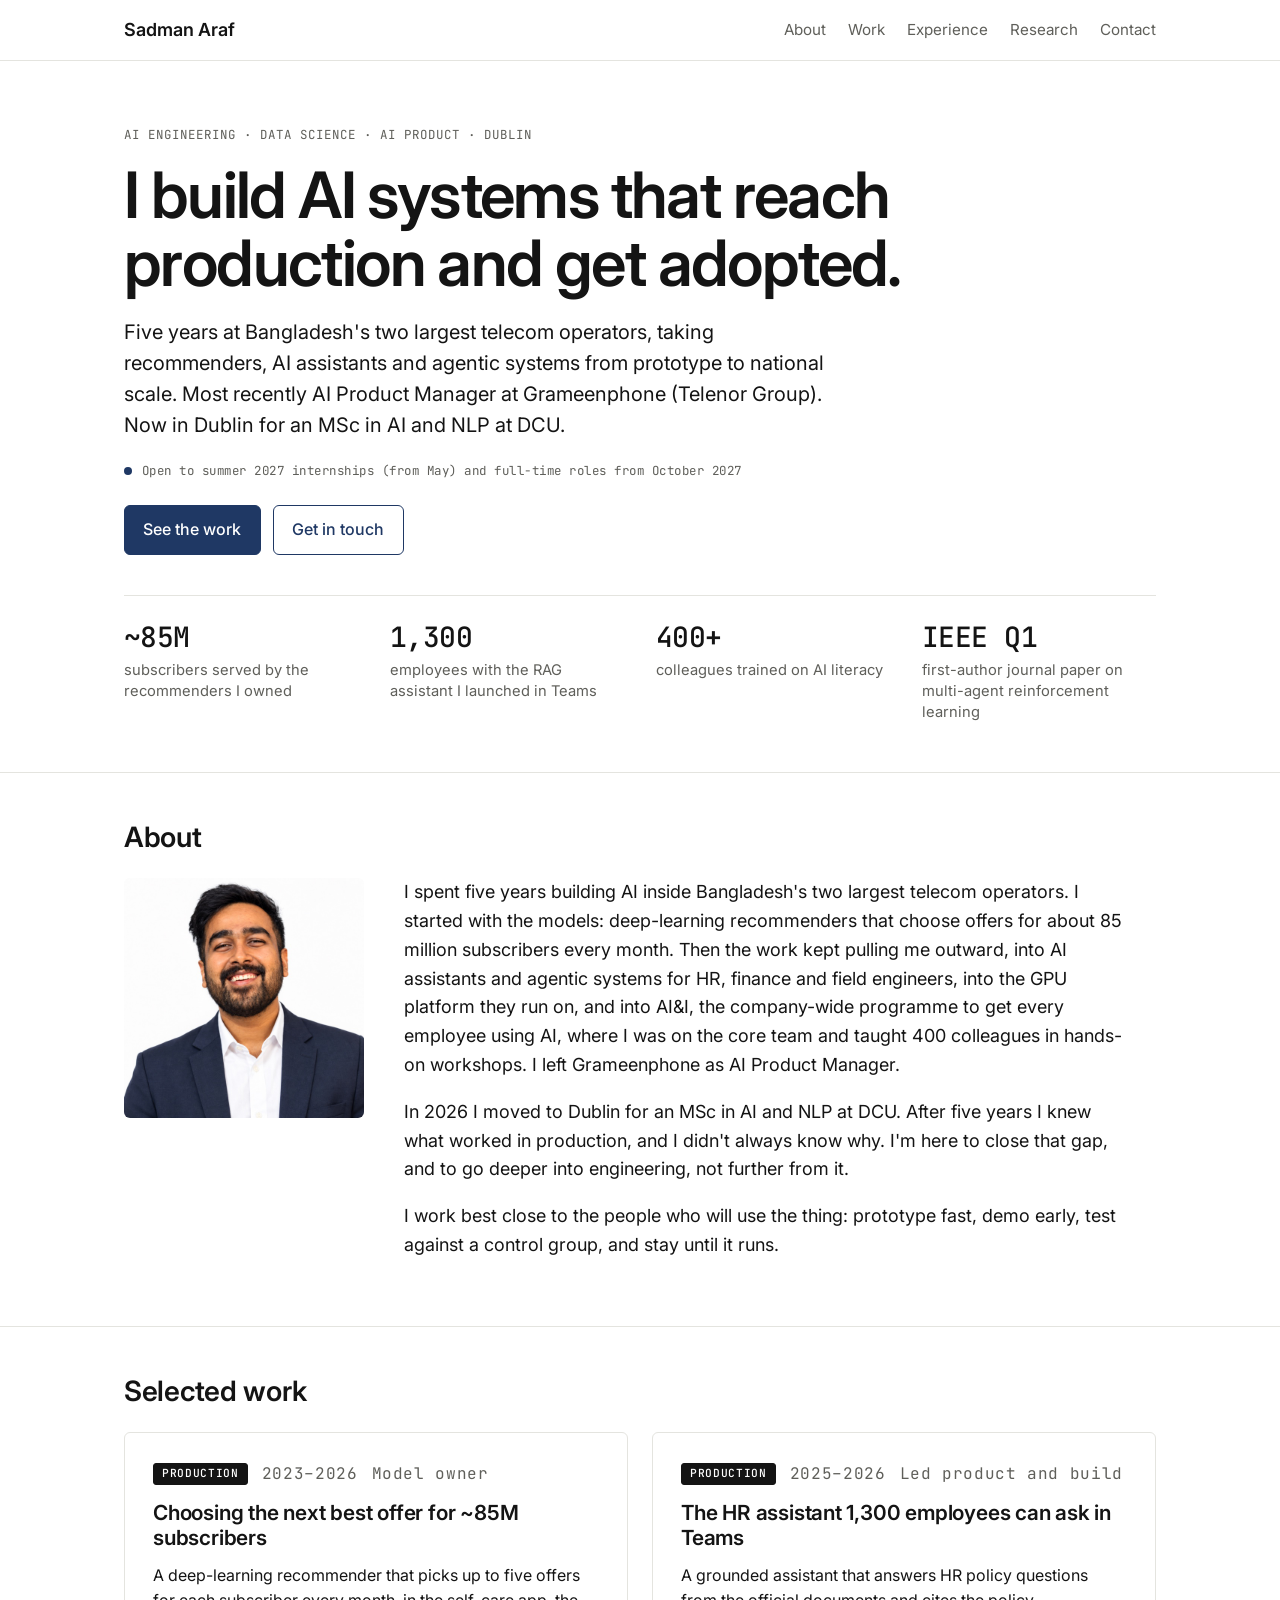
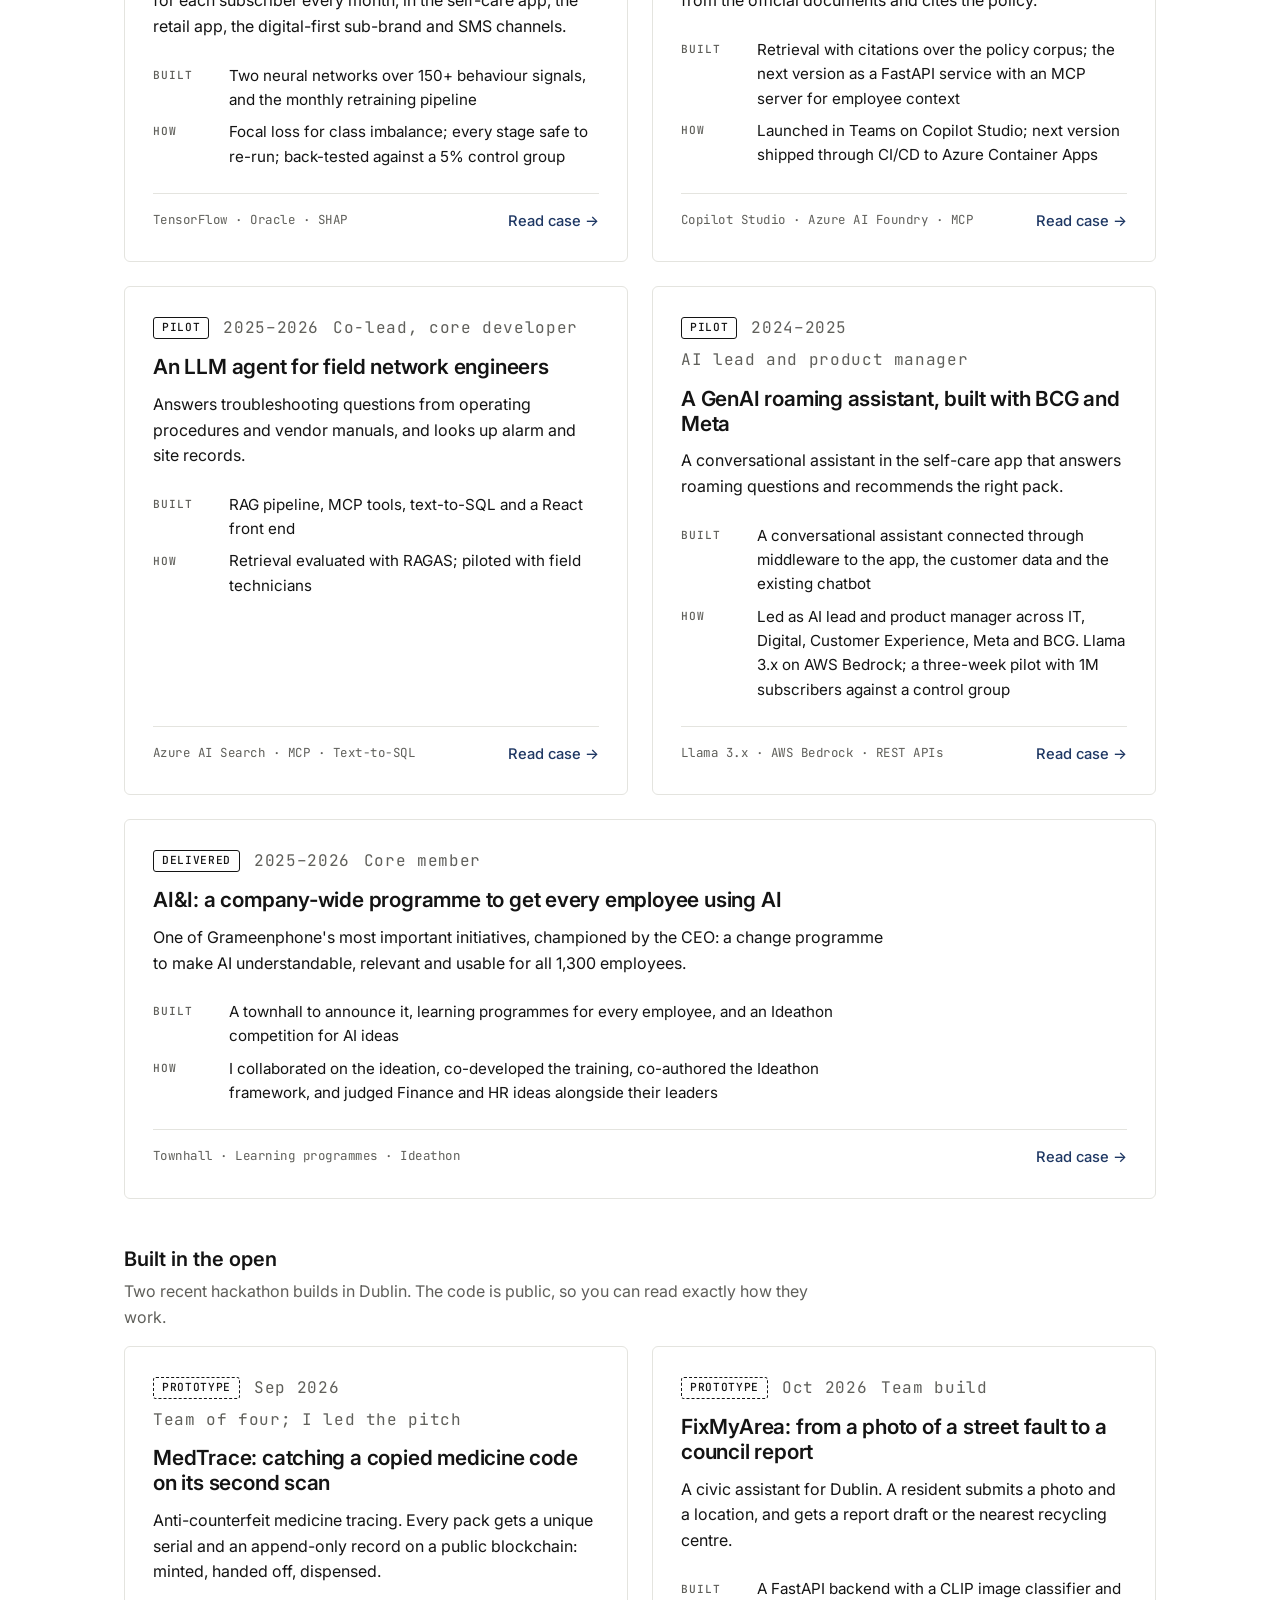
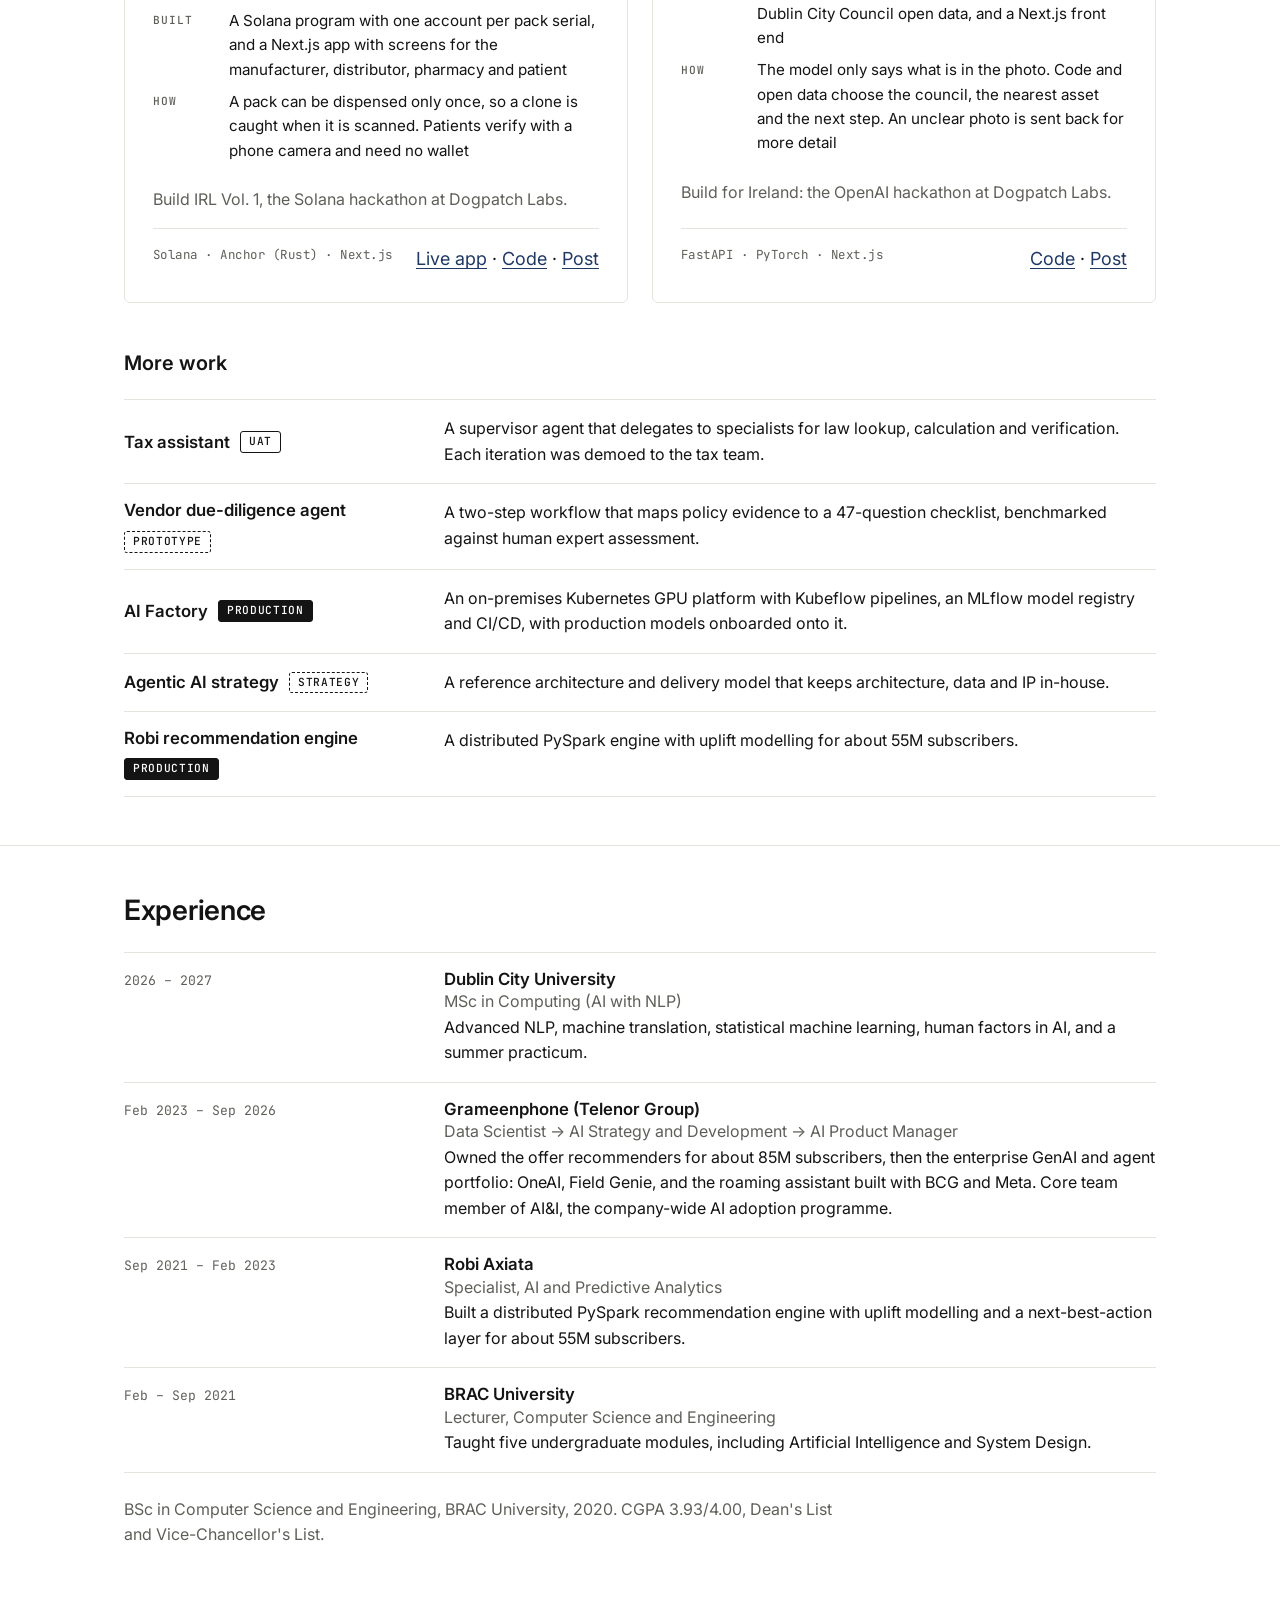
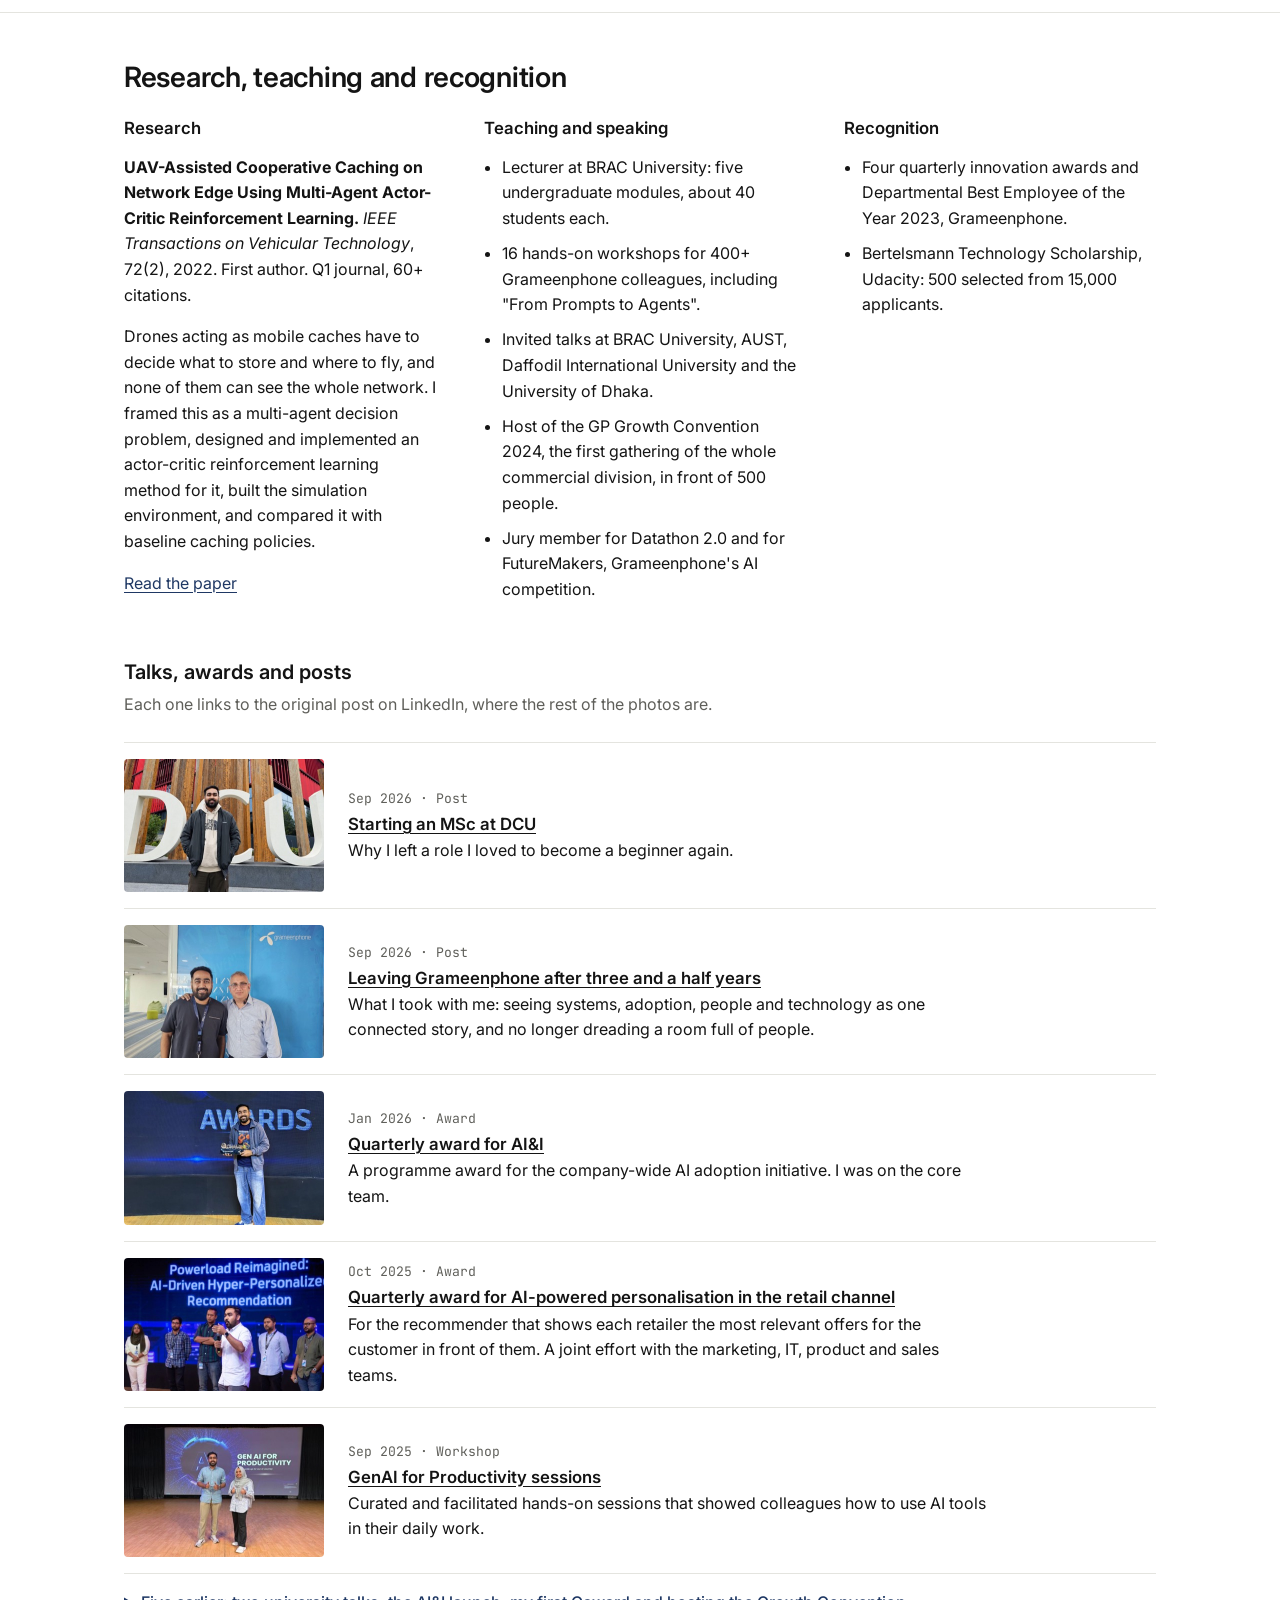
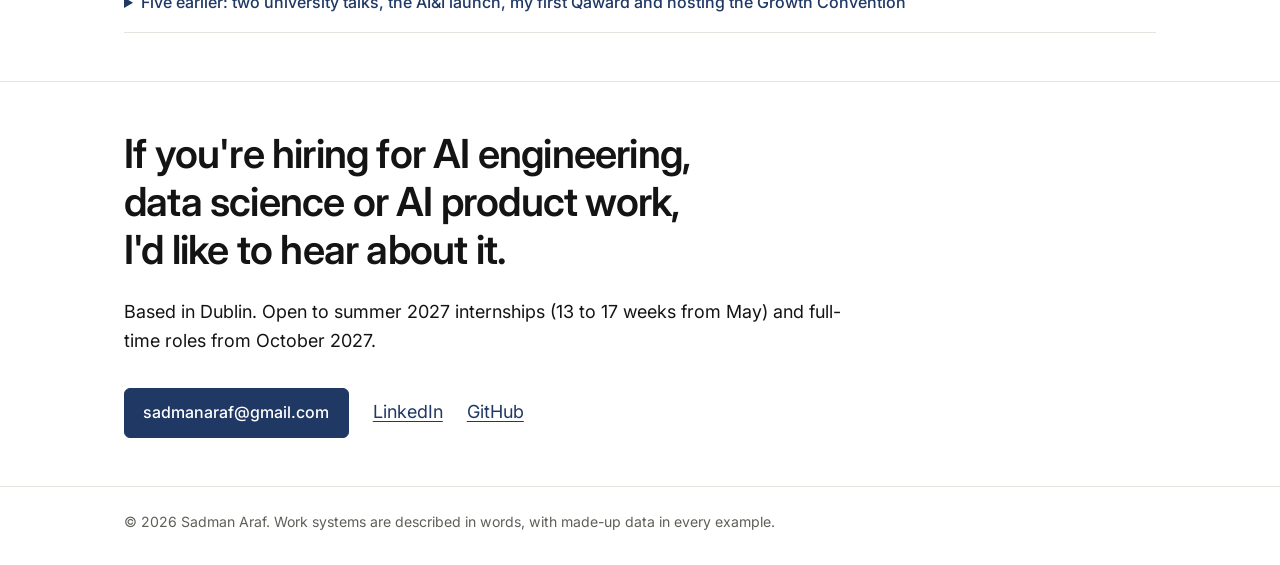
<file: index.html>
<!doctype html>
<html lang="en">
<head>
  <meta charset="utf-8">
  <meta name="viewport" content="width=device-width, initial-scale=1">
  <title>Sadman Araf · AI engineer and data scientist, Dublin</title>
  <meta name="description" content="Five years building recommenders, AI assistants and agentic systems in production for about 85M telecom subscribers. MSc AI and NLP at DCU. Open to 2027 roles.">
  <meta name="google-site-verification" content="Mq7ApU7st4sX_5HIrmzqlAIff-zWZwc7VodMXhRGbus">
  <link rel="canonical" href="https://sadmanaraf.github.io/">
  <meta property="og:type" content="website">
  <meta property="og:site_name" content="Sadman Araf">
  <meta property="og:title" content="Sadman Araf · AI engineer and data scientist, Dublin">
  <meta property="og:description" content="Five years building recommenders, AI assistants and agentic systems in production for about 85M telecom subscribers. MSc AI and NLP at DCU.">
  <meta property="og:url" content="https://sadmanaraf.github.io/">
  <meta property="og:image" content="https://sadmanaraf.github.io/assets/og/home.png">
  <meta property="og:image:width" content="1200">
  <meta property="og:image:height" content="630">
  <meta property="og:image:alt" content="Sadman Araf: I build AI systems that reach production and get adopted.">
  <meta name="twitter:card" content="summary_large_image">
  <script type="application/ld+json">{"@context":"https://schema.org","@type":"Person","name":"Sadman Araf","url":"https://sadmanaraf.github.io/","image":"https://sadmanaraf.github.io/assets/portrait.jpg","jobTitle":"AI engineer and data scientist","address":{"@type":"PostalAddress","addressLocality":"Dublin","addressCountry":"IE"},"sameAs":["https://www.linkedin.com/in/sadmanaraf/","https://github.com/sadmanaraf"]}</script>
  <link rel="icon" href="assets/favicon.svg" type="image/svg+xml">
  <link rel="preconnect" href="https://fonts.googleapis.com">
  <link rel="preconnect" href="https://fonts.gstatic.com" crossorigin>
  <link href="https://fonts.googleapis.com/css2?family=Inter:wght@400;500;600&family=JetBrains+Mono:wght@400;500&display=swap" rel="stylesheet">
  <link rel="stylesheet" href="assets/styles.css">
</head>
<body>
<a class="skip" href="#main">Skip to content</a>

<header class="site-header">
  <div class="wrap bar">
    <a class="brand" href="./">Sadman Araf</a>
    <nav aria-label="Sections">
      <a href="#about">About</a>
      <a href="#work">Work</a>
      <a href="#experience">Experience</a>
      <a href="#research">Research</a>
      <a href="#contact">Contact</a>
    </nav>
  </div>
</header>

<main id="main">

  <section class="hero">
    <div class="wrap">
      <p class="eyebrow">AI engineering · Data science · AI product · Dublin</p>
      <h1>I build AI systems that reach production and get adopted.</h1>
      <p class="lede">Five years at Bangladesh's two largest telecom operators, taking recommenders, AI assistants and agentic systems from prototype to national scale. Most recently AI Product Manager at Grameenphone (Telenor Group). Now in Dublin for an MSc in AI and NLP at DCU.</p>
      <p class="status">Open to summer 2027 internships (from May) and full-time roles from October 2027</p>
      <div class="actions">
        <a class="btn" href="#work">See the work</a>
        <a class="btn ghost" href="#contact">Get in touch</a>
      </div>
      <dl class="scope">
        <div><dt>~85M</dt><dd>subscribers served by the recommenders I owned</dd></div>
        <div><dt>1,300</dt><dd>employees with the RAG assistant I launched in Teams</dd></div>
        <div><dt>400+</dt><dd>colleagues trained on AI literacy</dd></div>
        <div><dt>IEEE Q1</dt><dd>first-author journal paper on multi-agent reinforcement learning</dd></div>
      </dl>
    </div>
  </section>

  <section class="block" id="about">
    <div class="wrap">
      <h2>About</h2>
      <div class="about-grid">
      <img class="portrait" src="assets/portrait.jpg" alt="Portrait of Sadman Araf" width="240" height="240">
      <div class="prose">
        <p>I spent five years building AI inside Bangladesh's two largest telecom operators. I started with the models: deep-learning recommenders that choose offers for about 85 million subscribers every month. Then the work kept pulling me outward, into AI assistants and agentic systems for HR, finance and field engineers, into the GPU platform they run on, and into AI&amp;I, the company-wide programme to get every employee using AI, where I was on the core team and taught 400 colleagues in hands-on workshops. I left Grameenphone as AI Product Manager.</p>
        <p>In 2026 I moved to Dublin for an MSc in AI and NLP at DCU. After five years I knew what worked in production, and I didn't always know why. I'm here to close that gap, and to go deeper into engineering, not further from it.</p>
        <p>I work best close to the people who will use the thing: prototype fast, demo early, test against a control group, and stay until it runs.</p>
      </div>
      </div>
    </div>
  </section>

  <section class="block" id="work">
    <div class="wrap">
      <h2>Selected work</h2>

      <div class="cards">

        <article class="card">
          <p class="meta"><span class="badge solid">Production</span><span>2023–2026</span><span>Model owner</span></p>
          <h3><a class="cover" href="work/offer-recommender.html">Choosing the next best offer for ~85M subscribers</a></h3>
          <p>A deep-learning recommender that picks up to five offers for each subscriber every month, in the self-care app, the retail app, the digital-first sub-brand and SMS channels.</p>
          <dl class="built">
            <dt>Built</dt><dd>Two neural networks over 150+ behaviour signals, and the monthly retraining pipeline</dd>
            <dt>How</dt><dd>Focal loss for class imbalance; every stage safe to re-run; back-tested against a 5% control group</dd>
          </dl>
          <div class="card-foot"><p class="chips">TensorFlow · Oracle · SHAP</p><span class="go">Read case →</span></div>
        </article>

        <article class="card">
          <p class="meta"><span class="badge solid">Production</span><span>2025–2026</span><span>Led product and build</span></p>
          <h3><a class="cover" href="work/oneai.html">The HR assistant 1,300 employees can ask in Teams</a></h3>
          <p>A grounded assistant that answers HR policy questions from the official documents and cites the policy.</p>
          <dl class="built">
            <dt>Built</dt><dd>Retrieval with citations over the policy corpus; the next version as a FastAPI service with an MCP server for employee context</dd>
            <dt>How</dt><dd>Launched in Teams on Copilot Studio; next version shipped through CI/CD to Azure Container Apps</dd>
          </dl>
          <div class="card-foot"><p class="chips">Copilot Studio · Azure AI Foundry · MCP</p><span class="go">Read case →</span></div>
        </article>

        <article class="card">
          <p class="meta"><span class="badge">Pilot</span><span>2025–2026</span><span>Co-lead, core developer</span></p>
          <h3><a class="cover" href="work/field-genie.html">An LLM agent for field network engineers</a></h3>
          <p>Answers troubleshooting questions from operating procedures and vendor manuals, and looks up alarm and site records.</p>
          <dl class="built">
            <dt>Built</dt><dd>RAG pipeline, MCP tools, text-to-SQL and a React front end</dd>
            <dt>How</dt><dd>Retrieval evaluated with RAGAS; piloted with field technicians</dd>
          </dl>
          <div class="card-foot"><p class="chips">Azure AI Search · MCP · Text-to-SQL</p><span class="go">Read case →</span></div>
        </article>

        <article class="card">
          <p class="meta"><span class="badge">Pilot</span><span>2024–2025</span><span>AI lead and product manager</span></p>
          <h3><a class="cover" href="work/roaming-assistant.html">A GenAI roaming assistant, built with BCG and Meta</a></h3>
          <p>A conversational assistant in the self-care app that answers roaming questions and recommends the right pack.</p>
          <dl class="built">
            <dt>Built</dt><dd>A conversational assistant connected through middleware to the app, the customer data and the existing chatbot</dd>
            <dt>How</dt><dd>Led as AI lead and product manager across IT, Digital, Customer Experience, Meta and BCG. Llama 3.x on AWS Bedrock; a three-week pilot with 1M subscribers against a control group</dd>
          </dl>
          <div class="card-foot"><p class="chips">Llama 3.x · AWS Bedrock · REST APIs</p><span class="go">Read case →</span></div>
        </article>

        <article class="card wide">
          <p class="meta"><span class="badge">Delivered</span><span>2025–2026</span><span>Core member</span></p>
          <h3><a class="cover" href="work/ai-and-i.html">AI&amp;I: a company-wide programme to get every employee using AI</a></h3>
          <p>One of Grameenphone's most important initiatives, championed by the CEO: a change programme to make AI understandable, relevant and usable for all 1,300 employees.</p>
          <dl class="built">
            <dt>Built</dt><dd>A townhall to announce it, learning programmes for every employee, and an Ideathon competition for AI ideas</dd>
            <dt>How</dt><dd>I collaborated on the ideation, co-developed the training, co-authored the Ideathon framework, and judged Finance and HR ideas alongside their leaders</dd>
          </dl>
          <div class="card-foot"><p class="chips">Townhall · Learning programmes · Ideathon</p><span class="go">Read case →</span></div>
        </article>

      </div>

      <h3 class="sub">Built in the open</h3>
      <p class="note">Two recent hackathon builds in Dublin. The code is public, so you can read exactly how they work.</p>

      <div class="cards">

        <article class="card">
          <p class="meta"><span class="badge dashed">Prototype</span><span>Sep 2026</span><span>Team of four; I led the pitch</span></p>
          <h4>MedTrace: catching a copied medicine code on its second scan</h4>
          <p>Anti-counterfeit medicine tracing. Every pack gets a unique serial and an append-only record on a public blockchain: minted, handed off, dispensed.</p>
          <dl class="built">
            <dt>Built</dt><dd>A Solana program with one account per pack serial, and a Next.js app with screens for the manufacturer, distributor, pharmacy and patient</dd>
            <dt>How</dt><dd>A pack can be dispensed only once, so a clone is caught when it is scanned. Patients verify with a phone camera and need no wallet</dd>
          </dl>
          <p class="note">Build IRL Vol. 1, the Solana hackathon at Dogpatch Labs.</p>
          <div class="card-foot"><p class="chips">Solana · Anchor (Rust) · Next.js</p><span><a href="https://medtrace-with-solana.vercel.app">Live app</a> · <a href="https://github.com/sadmanaraf/MedTrace-with-Solana">Code</a> · <a href="https://www.linkedin.com/feed/update/urn:li:activity:7510959613832237056/">Post</a></span></div>
        </article>

        <article class="card">
          <p class="meta"><span class="badge dashed">Prototype</span><span>Oct 2026</span><span>Team build</span></p>
          <h4>FixMyArea: from a photo of a street fault to a council report</h4>
          <p>A civic assistant for Dublin. A resident submits a photo and a location, and gets a report draft or the nearest recycling centre.</p>
          <dl class="built">
            <dt>Built</dt><dd>A FastAPI backend with a CLIP image classifier and Dublin City Council open data, and a Next.js front end</dd>
            <dt>How</dt><dd>The model only says what is in the photo. Code and open data choose the council, the nearest asset and the next step. An unclear photo is sent back for more detail</dd>
          </dl>
          <p class="note">Build for Ireland: the OpenAI hackathon at Dogpatch Labs.</p>
          <div class="card-foot"><p class="chips">FastAPI · PyTorch · Next.js</p><span><a href="https://github.com/sadmanaraf/FixMyArea">Code</a> · <a href="https://www.linkedin.com/feed/update/urn:li:activity:7512821670571745280/">Post</a></span></div>
        </article>

      </div>

      <h3 class="sub">More work</h3>
      <ul class="rows">
        <li>
          <h4>Tax assistant <span class="badge">UAT</span></h4>
          <p>A supervisor agent that delegates to specialists for law lookup, calculation and verification. Each iteration was demoed to the tax team.</p>
        </li>
        <li>
          <h4>Vendor due-diligence agent <span class="badge dashed">Prototype</span></h4>
          <p>A two-step workflow that maps policy evidence to a 47-question checklist, benchmarked against human expert assessment.</p>
        </li>
        <li>
          <h4>AI Factory <span class="badge solid">Production</span></h4>
          <p>An on-premises Kubernetes GPU platform with Kubeflow pipelines, an MLflow model registry and CI/CD, with production models onboarded onto it.</p>
        </li>
        <li>
          <h4>Agentic AI strategy <span class="badge dashed">Strategy</span></h4>
          <p>A reference architecture and delivery model that keeps architecture, data and IP in-house.</p>
        </li>
        <li>
          <h4>Robi recommendation engine <span class="badge solid">Production</span></h4>
          <p>A distributed PySpark engine with uplift modelling for about 55M subscribers.</p>
        </li>
      </ul>
    </div>
  </section>

  <section class="block" id="experience">
    <div class="wrap">
      <h2>Experience</h2>
      <ul class="rows">
        <li>
          <p class="when">2026 – 2027</p>
          <div>
            <h3>Dublin City University</h3>
            <p class="role">MSc in Computing (AI with NLP)</p>
            <p>Advanced NLP, machine translation, statistical machine learning, human factors in AI, and a summer practicum.</p>
          </div>
        </li>
        <li>
          <p class="when">Feb 2023 – Sep 2026</p>
          <div>
            <h3>Grameenphone (Telenor Group)</h3>
            <p class="role">Data Scientist → AI Strategy and Development → AI Product Manager</p>
            <p>Owned the offer recommenders for about 85M subscribers, then the enterprise GenAI and agent portfolio: OneAI, Field Genie, and the roaming assistant built with BCG and Meta. Core team member of AI&amp;I, the company-wide AI adoption programme.</p>
          </div>
        </li>
        <li>
          <p class="when">Sep 2021 – Feb 2023</p>
          <div>
            <h3>Robi Axiata</h3>
            <p class="role">Specialist, AI and Predictive Analytics</p>
            <p>Built a distributed PySpark recommendation engine with uplift modelling and a next-best-action layer for about 55M subscribers.</p>
          </div>
        </li>
        <li>
          <p class="when">Feb – Sep 2021</p>
          <div>
            <h3>BRAC University</h3>
            <p class="role">Lecturer, Computer Science and Engineering</p>
            <p>Taught five undergraduate modules, including Artificial Intelligence and System Design.</p>
          </div>
        </li>
      </ul>
      <p class="note" style="margin-top: 24px">BSc in Computer Science and Engineering, BRAC University, 2020. CGPA 3.93/4.00, Dean's List and Vice-Chancellor's List.</p>
    </div>
  </section>

  <section class="block" id="research">
    <div class="wrap">
      <h2>Research, teaching and recognition</h2>
      <div class="three">
        <div>
          <h3>Research</h3>
          <p><strong>UAV-Assisted Cooperative Caching on Network Edge Using Multi-Agent Actor-Critic Reinforcement Learning.</strong> <em>IEEE Transactions on Vehicular Technology</em>, 72(2), 2022. First author. Q1 journal, 60+ citations.</p>
          <p>Drones acting as mobile caches have to decide what to store and where to fly, and none of them can see the whole network. I framed this as a multi-agent decision problem, designed and implemented an actor-critic reinforcement learning method for it, built the simulation environment, and compared it with baseline caching policies.</p>
          <p><a href="https://doi.org/10.1109/TVT.2022.3209079">Read the paper</a></p>
        </div>
        <div>
          <h3>Teaching and speaking</h3>
          <ul>
            <li>Lecturer at BRAC University: five undergraduate modules, about 40 students each.</li>
            <li>16 hands-on workshops for 400+ Grameenphone colleagues, including "From Prompts to Agents".</li>
            <li>Invited talks at BRAC University, AUST, Daffodil International University and the University of Dhaka.</li>
            <li>Host of the GP Growth Convention 2024, the first gathering of the whole commercial division, in front of 500 people.</li>
            <li>Jury member for Datathon 2.0 and for FutureMakers, Grameenphone's AI competition.</li>
          </ul>
        </div>
        <div>
          <h3>Recognition</h3>
          <ul>
            <li>Four quarterly innovation awards and Departmental Best Employee of the Year 2023, Grameenphone.</li>
            <li>Bertelsmann Technology Scholarship, Udacity: 500 selected from 15,000 applicants.</li>
          </ul>
        </div>
      </div>

      <h3 class="sub" id="posts">Talks, awards and posts</h3>
      <p class="note">Each one links to the original post on LinkedIn, where the rest of the photos are.</p>
      <ul class="rows posts">
        <li>
          <img src="assets/posts/msc-dcu-sm.jpg" alt="Sadman in front of the DCU sign on campus" width="400" height="266" loading="lazy">
          <div>
            <p class="when">Sep 2026 · Post</p>
            <h4><a href="https://www.linkedin.com/feed/update/urn:li:activity:7504071823580405760/">Starting an MSc at DCU</a></h4>
            <p>Why I left a role I loved to become a beginner again.</p>
          </div>
        </li>
        <li>
          <img src="assets/posts/leaving-gp-sm.jpg" alt="Sadman with a colleague in front of a Grameenphone sign" width="400" height="266" loading="lazy">
          <div>
            <p class="when">Sep 2026 · Post</p>
            <h4><a href="https://www.linkedin.com/feed/update/urn:li:activity:7502339051560177665/">Leaving Grameenphone after three and a half years</a></h4>
            <p>What I took with me: seeing systems, adoption, people and technology as one connected story, and no longer dreading a room full of people.</p>
          </div>
        </li>
        <li>
          <img src="assets/posts/qaward-ai-and-i-sm.jpg" alt="Sadman holding the award trophy on the awards stage" width="400" height="266" loading="lazy">
          <div>
            <p class="when">Jan 2026 · Award</p>
            <h4><a href="https://www.linkedin.com/feed/update/urn:li:activity:7417045184393170944/">Quarterly award for AI&amp;I</a></h4>
            <p>A programme award for the company-wide AI adoption initiative. I was on the core team.</p>
          </div>
        </li>
        <li>
          <img src="assets/posts/qaward-retail-sm.jpg" alt="Sadman presenting the retail recommender on stage, with the team behind him" width="400" height="266" loading="lazy">
          <div>
            <p class="when">Oct 2025 · Award</p>
            <h4><a href="https://www.linkedin.com/feed/update/urn:li:activity:7387737945052495872/">Quarterly award for AI-powered personalisation in the retail channel</a></h4>
            <p>For the recommender that shows each retailer the most relevant offers for the customer in front of them. A joint effort with the marketing, IT, product and sales teams.</p>
          </div>
        </li>
        <li>
          <img src="assets/posts/genai-sessions-sm.jpg" alt="Sadman and a co-facilitator on stage in front of a slide reading Gen AI for Productivity" width="400" height="266" loading="lazy">
          <div>
            <p class="when">Sep 2025 · Workshop</p>
            <h4><a href="https://www.linkedin.com/feed/update/urn:li:activity:7374791306671226881/">GenAI for Productivity sessions</a></h4>
            <p>Curated and facilitated hands-on sessions that showed colleagues how to use AI tools in their daily work.</p>
          </div>
        </li>
      </ul>
      <details class="more">
        <summary>Five earlier: two university talks, the AI&amp;I launch, my first Qaward and hosting the Growth Convention</summary>
        <ul class="rows posts">
        <li>
          <img src="assets/posts/brac-futuremakers-sm.jpg" alt="Sadman speaking on stage at BRAC University" width="400" height="266" loading="lazy">
          <div>
            <p class="when">Sep 2025 · Talk</p>
            <h4><a href="https://www.linkedin.com/feed/update/urn:li:activity:7372181071645347842/">FutureMakers session at BRAC University</a></h4>
            <p>Back at my own university to share my path into AI and introduce Grameenphone's AI competition for students.</p>
          </div>
        </li>
        <li>
          <img src="assets/posts/ai-and-i-launch-sm.jpg" alt="The team on stage in front of the AI&amp;I logo at the launch" width="400" height="266" loading="lazy">
          <div>
            <p class="when">Aug 2025 · Launch</p>
            <h4><a href="https://www.linkedin.com/feed/update/urn:li:activity:7357374311294255104/">AI&amp;I: launching the company-wide AI programme</a></h4>
            <p>On the core team that launched the programme at the AI Townhall.</p>
          </div>
        </li>
        <li>
          <img src="assets/posts/dhaka-university-sm.jpg" alt="Sadman on stage, speaking to a hall of students at the University of Dhaka" width="400" height="266" loading="lazy">
          <div>
            <p class="when">May 2025 · Talk</p>
            <h4><a href="https://www.linkedin.com/feed/update/urn:li:activity:7326477401889107969/">"AI for Future Leaders", University of Dhaka</a></h4>
            <p>Spoke to students about how AI is applied in telecom and IT, at a seminar with the Dhaka University Career Club.</p>
          </div>
        </li>
        <li>
          <img src="assets/posts/first-qaward-sm.jpg" alt="Sadman holding his first Qaward trophy under the awards sign" width="400" height="266" loading="lazy">
          <div>
            <p class="when">Jul 2024 · Award</p>
            <h4><a href="https://www.linkedin.com/feed/update/urn:li:activity:7214693095920082944/">My first Qaward, in my first year at Grameenphone</a></h4>
            <p>Grameenphone's highest award for an initiative, for the offer recommendation work.</p>
          </div>
        </li>
        <li>
          <img src="assets/posts/growth-convention-sm.jpg" alt="Sadman and his co-host on stage at the Growth Convention" width="400" height="266" loading="lazy">
          <div>
            <p class="when">Feb 2024 · Host</p>
            <h4><a href="https://www.linkedin.com/feed/update/urn:li:activity:7165377987415068674/">Hosting the GP Growth Convention 2024</a></h4>
            <p>Hosted the first convention to bring the whole commercial division together, in front of 500 people.</p>
          </div>
        </li>
        </ul>
      </details>
    </div>
  </section>

  <section class="block contact" id="contact">
    <div class="wrap">
      <h2>If you're hiring for AI engineering, data science or AI product work, I'd like to hear about it.</h2>
      <p class="prose">Based in Dublin. Open to summer 2027 internships (13 to 17 weeks from May) and full-time roles from October 2027.</p>
      <div class="links">
        <a class="btn" href="mailto:sadmanaraf@gmail.com">sadmanaraf@gmail.com</a>
        <a href="https://www.linkedin.com/in/sadmanaraf/">LinkedIn</a>
        <a href="https://github.com/sadmanaraf">GitHub</a>
      </div>
    </div>
  </section>

</main>

<footer class="site-footer">
  <div class="wrap">© 2026 Sadman Araf. Work systems are described in words, with made-up data in every example.</div>
</footer>

</body>
</html>
</file>
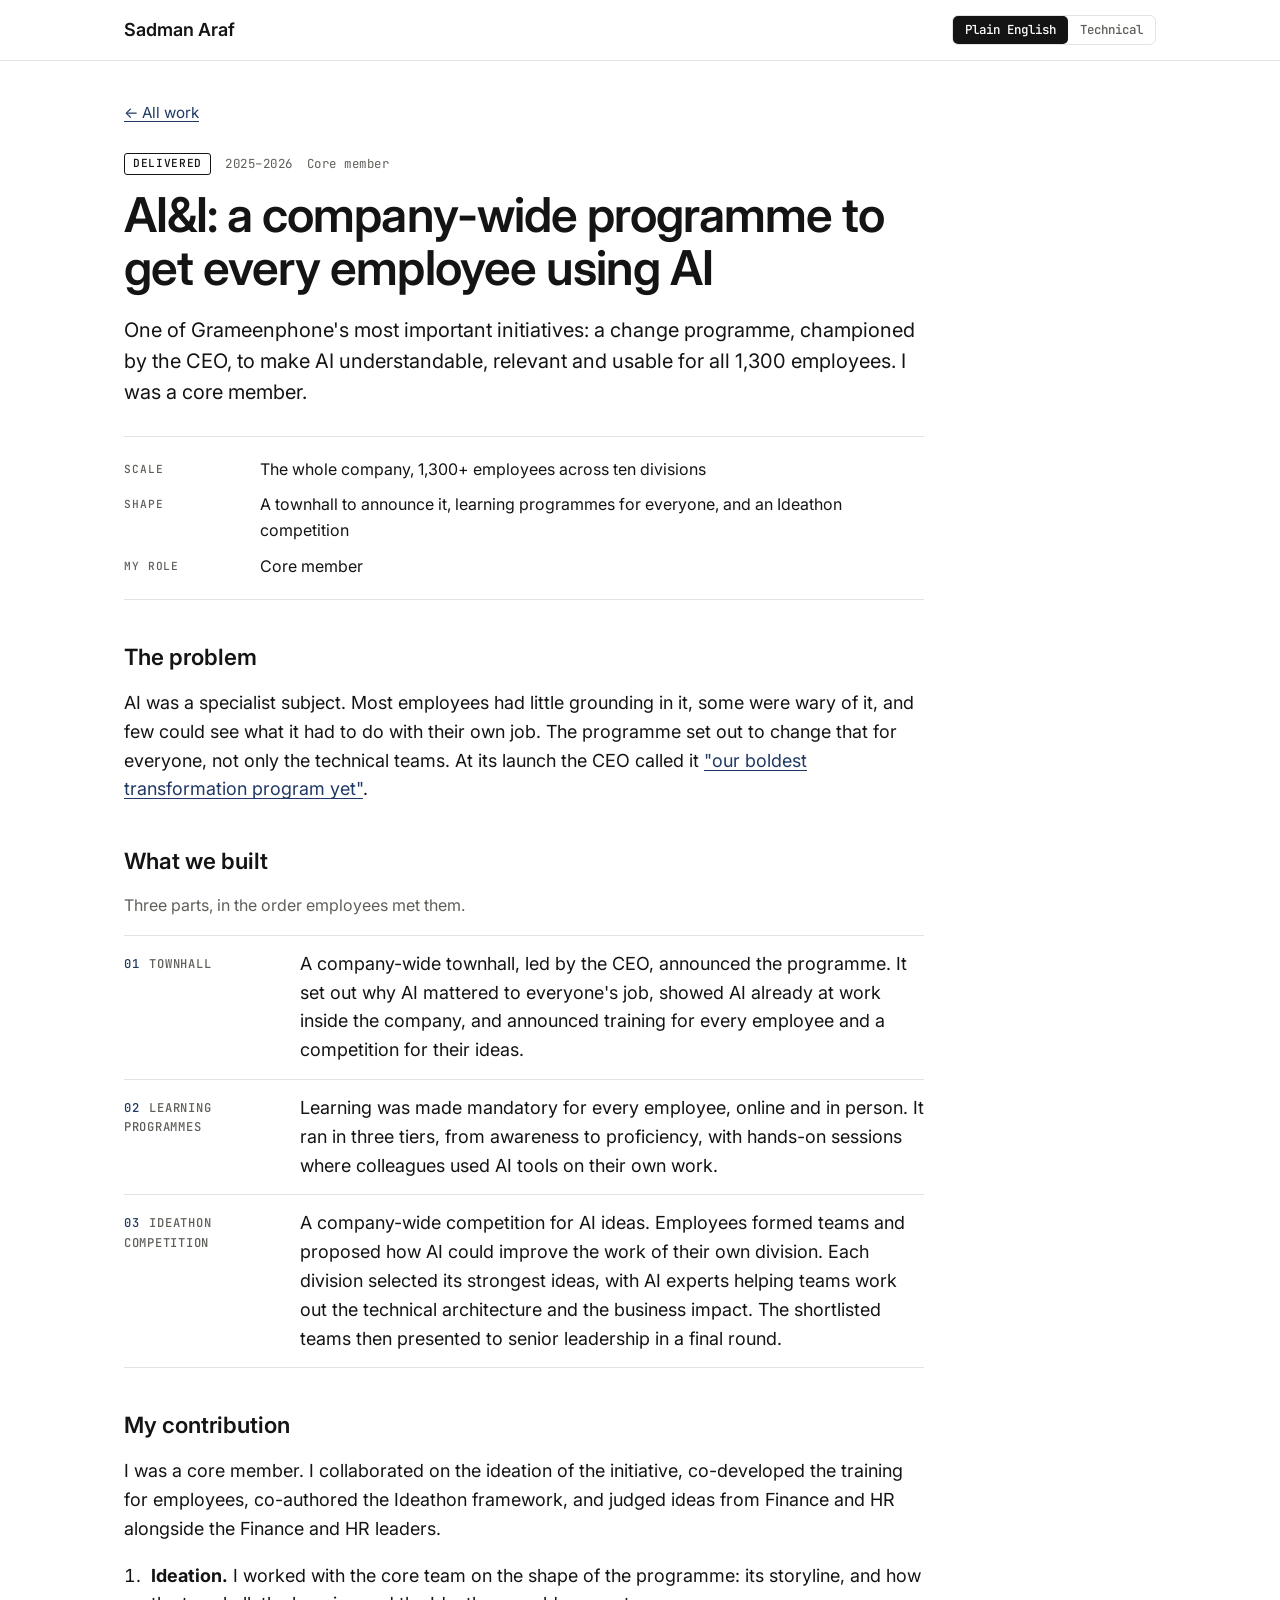
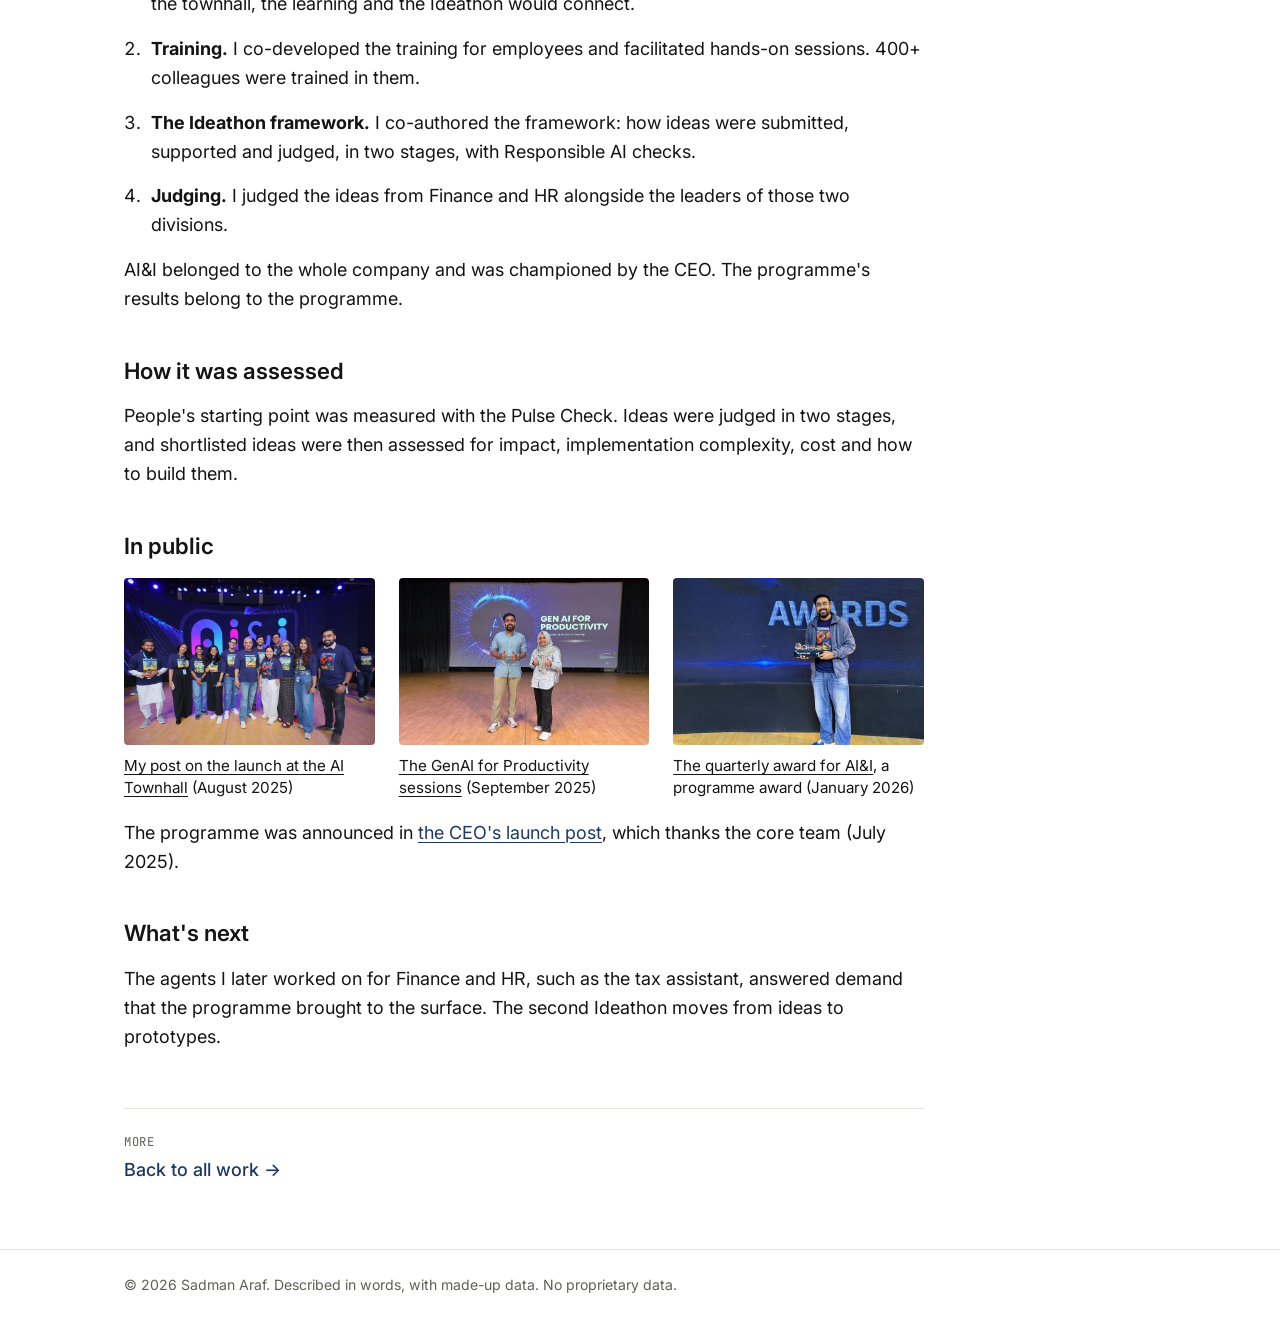
<file: work/ai-and-i.html>
<!doctype html>
<html lang="en">
<head>
  <meta charset="utf-8">
  <meta name="viewport" content="width=device-width, initial-scale=1">
  <title>AI&amp;I: a company-wide programme to get every employee using AI · Sadman Araf</title>
  <meta name="description" content="AI&amp;I, Grameenphone's company-wide AI adoption programme: the townhall, the learning programmes and the Ideathon, and what I contributed as a core member.">
  <link rel="canonical" href="https://sadmanaraf.github.io/work/ai-and-i.html">
  <meta property="og:type" content="article">
  <meta property="og:site_name" content="Sadman Araf">
  <meta property="og:title" content="AI&amp;I: a company-wide programme to get every employee using AI · Sadman Araf">
  <meta property="og:description" content="AI&amp;I, Grameenphone's company-wide AI adoption programme: the townhall, the learning programmes and the Ideathon, and what I contributed as a core member.">
  <meta property="og:url" content="https://sadmanaraf.github.io/work/ai-and-i.html">
  <meta property="og:image" content="https://sadmanaraf.github.io/assets/og/ai-and-i.png">
  <meta property="og:image:width" content="1200">
  <meta property="og:image:height" content="630">
  <meta property="og:image:alt" content="Case study by Sadman Araf: AI&amp;I, a company-wide programme to get every employee using AI">
  <meta name="twitter:card" content="summary_large_image">
  <link rel="icon" href="../assets/favicon.svg" type="image/svg+xml">
  <link rel="preconnect" href="https://fonts.googleapis.com">
  <link rel="preconnect" href="https://fonts.gstatic.com" crossorigin>
  <link href="https://fonts.googleapis.com/css2?family=Inter:wght@400;500;600&family=JetBrains+Mono:wght@400;500&display=swap" rel="stylesheet">
  <link rel="stylesheet" href="../assets/styles.css">
  <noscript><style>.tech { display: block; }</style></noscript>
</head>
<body>
<a class="skip" href="#main">Skip to content</a>

<header class="site-header">
  <div class="wrap bar">
    <a class="brand" href="../index.html">Sadman Araf</a>
    <div class="view-toggle" role="group" aria-label="Level of detail">
      <button type="button" data-view="plain" aria-pressed="true">Plain English</button>
      <button type="button" data-view="technical" aria-pressed="false">Technical</button>
    </div>
  </div>
</header>

<main id="main" class="wrap case">
  <p class="back"><a href="../index.html#work">← All work</a></p>

  <p class="meta"><span class="badge">Delivered</span><span>2025–2026</span><span>Core member</span></p>
  <h1>AI&amp;I: a company-wide programme to get every employee using AI</h1>
  <p class="lede">One of Grameenphone's most important initiatives: a change programme, championed by the CEO, to make AI understandable, relevant and usable for all 1,300 employees. I was a core member.</p>

  <dl class="glance">
    <dt>Scale</dt><dd>The whole company, 1,300+ employees across ten divisions</dd>
    <dt>Shape</dt><dd>A townhall to announce it, learning programmes for everyone, and an Ideathon competition</dd>
    <dt>My role</dt><dd>Core member</dd>
    <dt class="tech">Mechanisms</dt><dd class="tech">Pulse Check survey, three-tier learning architecture, hands-on workshops, an Ideathon with two-stage evaluation and Responsible AI checks</dd>
  </dl>

  <section>
    <h2>The problem</h2>
    <p>AI was a specialist subject. Most employees had little grounding in it, some were wary of it, and few could see what it had to do with their own job. The programme set out to change that for everyone, not only the technical teams. At its launch the CEO called it <a href="https://www.linkedin.com/feed/update/urn:li:activity:7356713474896392192/">"our boldest transformation program yet"</a>.</p>
  </section>

  <section>
    <h2>What we built</h2>
    <p class="hint">Three parts, in the order employees met them.</p>
    <ol class="steps">
      <li><span class="name">Townhall</span>
        <p>A company-wide townhall, led by the CEO, announced the programme. It set out why AI mattered to everyone's job, showed AI already at work inside the company, and announced training for every employee and a competition for their ideas.</p>
        <p class="tech">AI Townhall, July 2025, built on three pillars: empowerment, reinvention and inclusion. A Pulse Check survey beforehand asked where people stood with AI</p></li>
      <li><span class="name">Learning programmes</span>
        <p>Learning was made mandatory for every employee, online and in person. It ran in three tiers, from awareness to proficiency, with hands-on sessions where colleagues used AI tools on their own work.</p>
        <p class="tech">Three-tier learning architecture; "GenAI for Productivity" and "From Prompts to Agents" workshops; 400+ colleagues trained in the sessions I co-developed</p></li>
      <li><span class="name">Ideathon competition</span>
        <p>A company-wide competition for AI ideas. Employees formed teams and proposed how AI could improve the work of their own division. Each division selected its strongest ideas, with AI experts helping teams work out the technical architecture and the business impact. The shortlisted teams then presented to senior leadership in a final round.</p>
        <p class="tech">Ideathon handbook with judging criteria and Responsible AI principles; two-stage evaluation (divisional selection, then the final); five AI experts across ten divisions; shortlisted ideas later assessed for impact, implementation complexity, cost and build model</p></li>
    </ol>
  </section>

  <section>
    <h2>My contribution</h2>
    <p>I was a core member. I collaborated on the ideation of the initiative, co-developed the training for employees, co-authored the Ideathon framework, and judged ideas from Finance and HR alongside the Finance and HR leaders.</p>
    <ol class="decisions">
      <li><strong>Ideation.</strong> I worked with the core team on the shape of the programme: its storyline, and how the townhall, the learning and the Ideathon would connect.</li>
      <li><strong>Training.</strong> I co-developed the training for employees and facilitated hands-on sessions. 400+ colleagues were trained in them.</li>
      <li><strong>The Ideathon framework.</strong> I co-authored the framework: how ideas were submitted, supported and judged, in two stages, with Responsible AI checks.</li>
      <li><strong>Judging.</strong> I judged the ideas from Finance and HR alongside the leaders of those two divisions.</li>
    </ol>
    <p>AI&amp;I belonged to the whole company and was championed by the CEO. The programme's results belong to the programme.</p>
  </section>

  <section>
    <h2>How it was assessed</h2>
    <p>People's starting point was measured with the Pulse Check. Ideas were judged in two stages, and shortlisted ideas were then assessed for impact, implementation complexity, cost and how to build them.</p>
  </section>

  <section>
    <h2>In public</h2>
    <div class="shots">
      <figure>
        <img src="../assets/posts/ai-and-i-launch.jpg" alt="The team on stage in front of the AI&amp;I logo at the launch" width="800" height="533" loading="lazy">
        <figcaption><a href="https://www.linkedin.com/feed/update/urn:li:activity:7357374311294255104/">My post on the launch at the AI Townhall</a> (August 2025)</figcaption>
      </figure>
      <figure>
        <img src="../assets/posts/genai-sessions.jpg" alt="Sadman and a co-facilitator on stage in front of a slide reading Gen AI for Productivity" width="675" height="450" loading="lazy">
        <figcaption><a href="https://www.linkedin.com/feed/update/urn:li:activity:7374791306671226881/">The GenAI for Productivity sessions</a> (September 2025)</figcaption>
      </figure>
      <figure>
        <img src="../assets/posts/qaward-ai-and-i.jpg" alt="Sadman holding the award trophy on the awards stage" width="800" height="533" loading="lazy">
        <figcaption><a href="https://www.linkedin.com/feed/update/urn:li:activity:7417045184393170944/">The quarterly award for AI&amp;I</a>, a programme award (January 2026)</figcaption>
      </figure>
    </div>
    <p>The programme was announced in <a href="https://www.linkedin.com/feed/update/urn:li:activity:7356713474896392192/">the CEO's launch post</a>, which thanks the core team (July 2025).</p>
  </section>

  <section>
    <h2>What's next</h2>
    <p>The agents I later worked on for Finance and HR, such as the tax assistant, answered demand that the programme brought to the surface. The second Ideathon moves from ideas to prototypes.</p>
  </section>

  <nav class="next" aria-label="More work">
    <span>More</span>
    <a href="../index.html#work">Back to all work →</a>
  </nav>
</main>

<footer class="site-footer">
  <div class="wrap">© 2026 Sadman Araf. Described in words, with made-up data. No proprietary data.</div>
</footer>

<script src="../assets/site.js"></script>
</body>
</html>
</file>
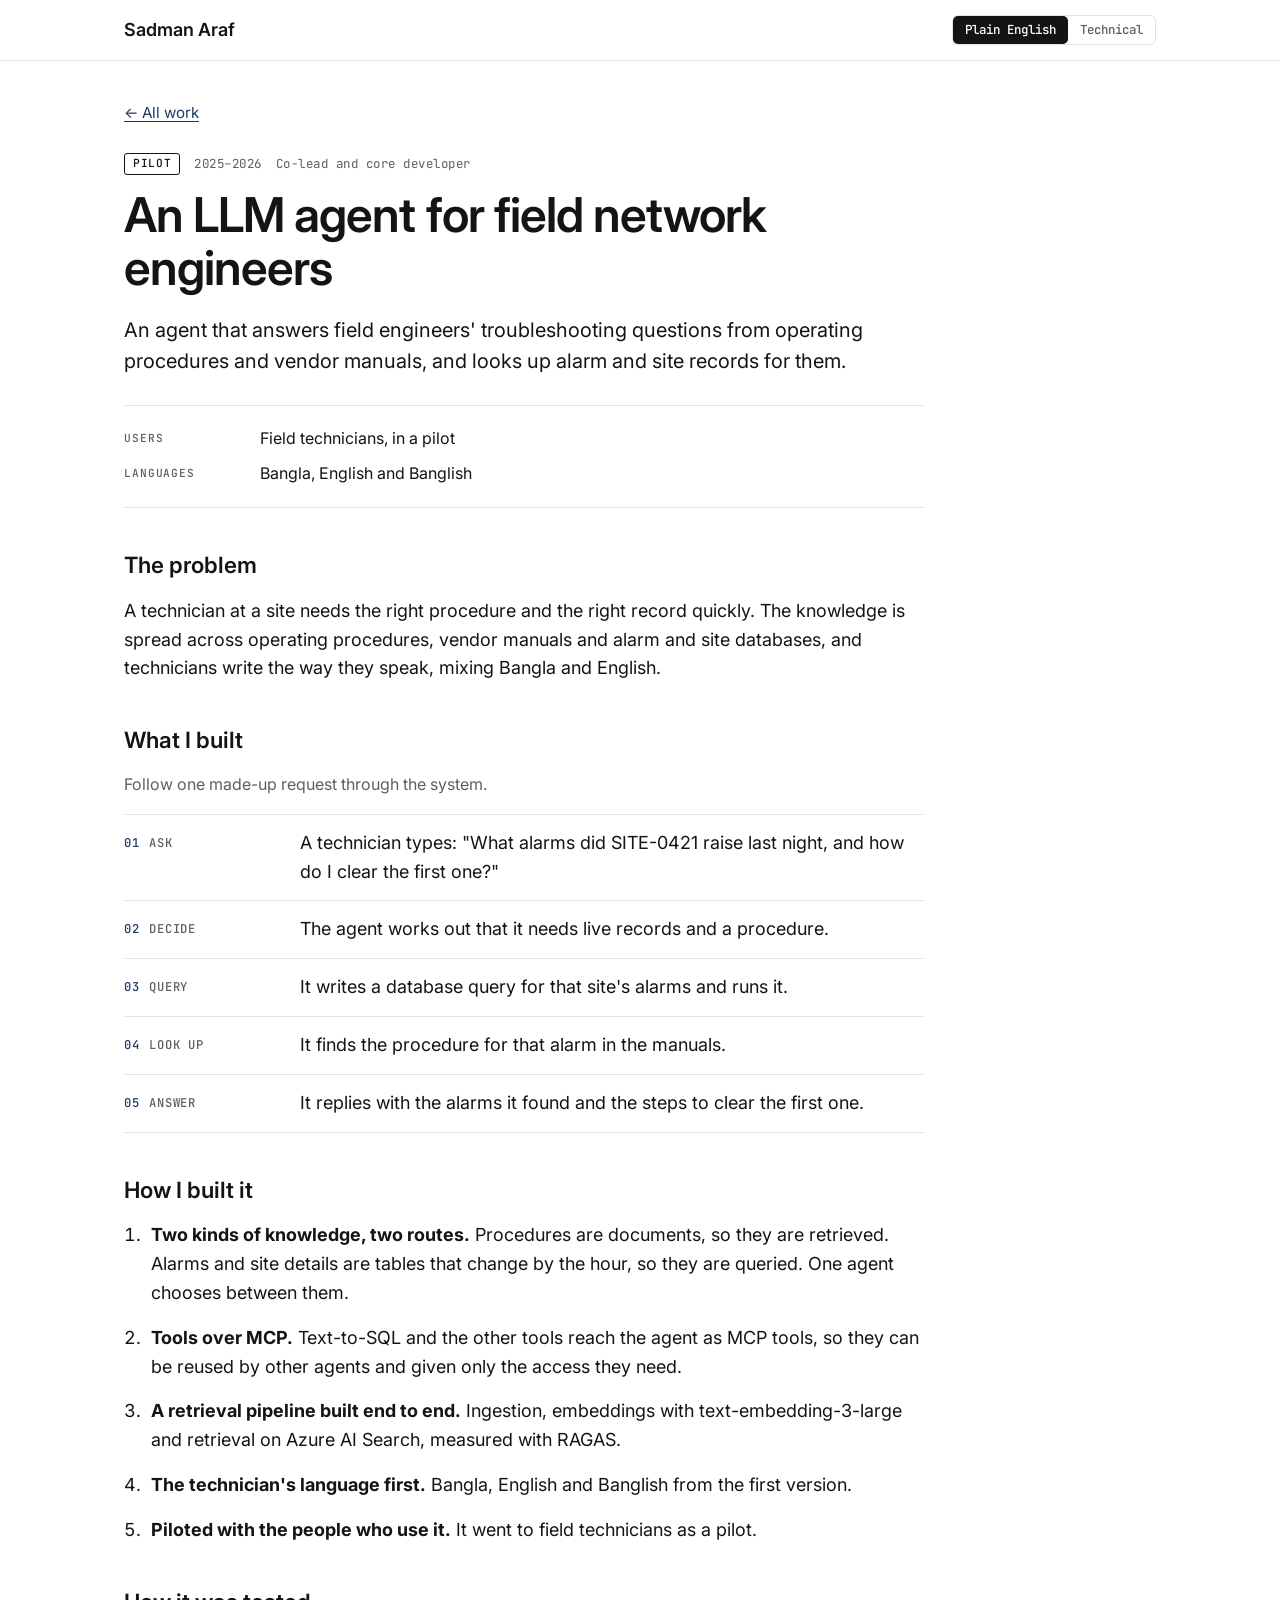
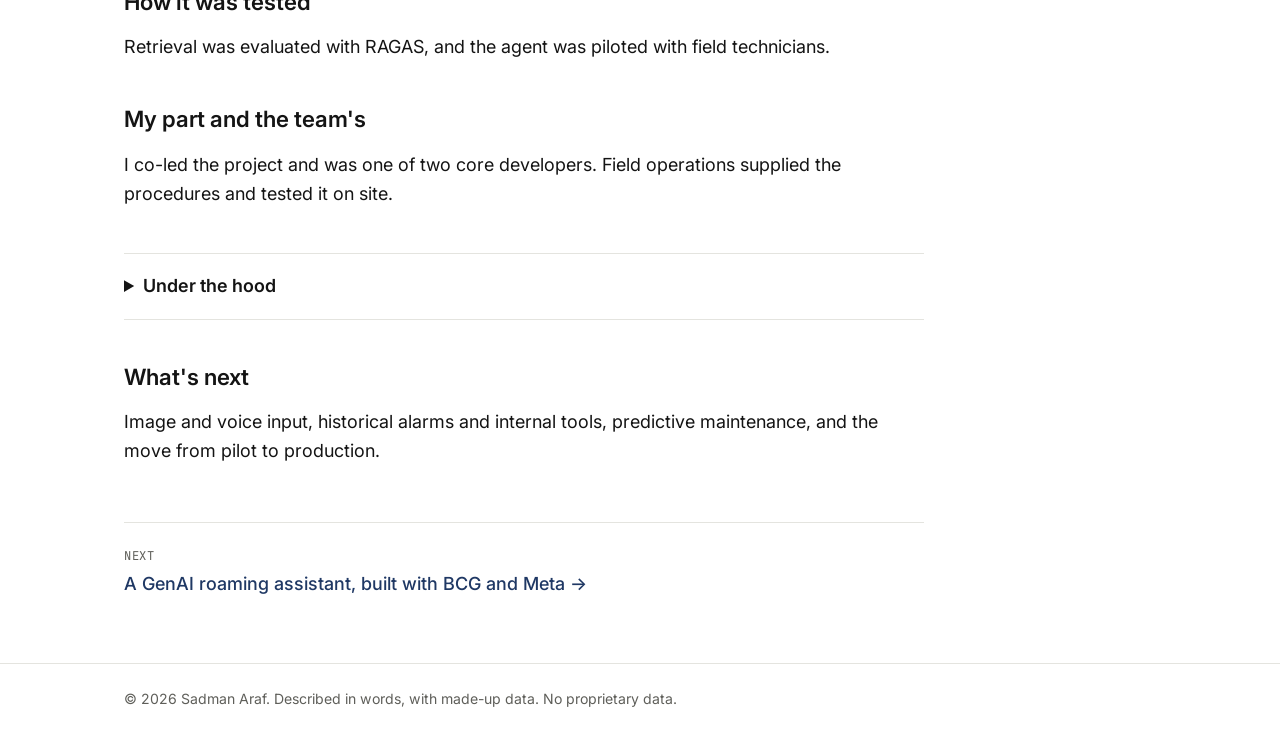
<file: work/field-genie.html>
<!doctype html>
<html lang="en">
<head>
  <meta charset="utf-8">
  <meta name="viewport" content="width=device-width, initial-scale=1">
  <title>An LLM agent for field network engineers · Sadman Araf</title>
  <meta name="description" content="An agent that answers field engineers' troubleshooting questions from manuals and looks up alarm and site records: what I built and how I built it.">
  <link rel="canonical" href="https://sadmanaraf.github.io/work/field-genie.html">
  <meta property="og:type" content="article">
  <meta property="og:site_name" content="Sadman Araf">
  <meta property="og:title" content="An LLM agent for field network engineers · Sadman Araf">
  <meta property="og:description" content="An agent that answers field engineers' troubleshooting questions from manuals and looks up alarm and site records: what I built and how I built it.">
  <meta property="og:url" content="https://sadmanaraf.github.io/work/field-genie.html">
  <meta property="og:image" content="https://sadmanaraf.github.io/assets/og/field-genie.png">
  <meta property="og:image:width" content="1200">
  <meta property="og:image:height" content="630">
  <meta property="og:image:alt" content="Case study by Sadman Araf: An LLM agent for field network engineers">
  <meta name="twitter:card" content="summary_large_image">
  <link rel="icon" href="../assets/favicon.svg" type="image/svg+xml">
  <link rel="preconnect" href="https://fonts.googleapis.com">
  <link rel="preconnect" href="https://fonts.gstatic.com" crossorigin>
  <link href="https://fonts.googleapis.com/css2?family=Inter:wght@400;500;600&family=JetBrains+Mono:wght@400;500&display=swap" rel="stylesheet">
  <link rel="stylesheet" href="../assets/styles.css">
  <noscript><style>.tech { display: block; }</style></noscript>
</head>
<body>
<a class="skip" href="#main">Skip to content</a>

<header class="site-header">
  <div class="wrap bar">
    <a class="brand" href="../index.html">Sadman Araf</a>
    <div class="view-toggle" role="group" aria-label="Level of detail">
      <button type="button" data-view="plain" aria-pressed="true">Plain English</button>
      <button type="button" data-view="technical" aria-pressed="false">Technical</button>
    </div>
  </div>
</header>

<main id="main" class="wrap case">
  <p class="back"><a href="../index.html#work">← All work</a></p>

  <p class="meta"><span class="badge">Pilot</span><span>2025–2026</span><span>Co-lead and core developer</span></p>
  <h1>An LLM agent for field network engineers</h1>
  <p class="lede">An agent that answers field engineers' troubleshooting questions from operating procedures and vendor manuals, and looks up alarm and site records for them.</p>

  <dl class="glance">
    <dt>Users</dt><dd>Field technicians, in a pilot</dd>
    <dt class="tech">Stack</dt><dd class="tech">Azure AI Search, text-embedding-3-large, MCP tools, text-to-SQL, React</dd>
    <dt>Languages</dt><dd>Bangla, English and Banglish</dd>
  </dl>

  <section>
    <h2>The problem</h2>
    <p>A technician at a site needs the right procedure and the right record quickly. The knowledge is spread across operating procedures, vendor manuals and alarm and site databases, and technicians write the way they speak, mixing Bangla and English.</p>
  </section>

  <section>
    <h2>What I built</h2>
    <p class="hint">Follow one made-up request through the system.</p>
    <ol class="steps">
      <li><span class="name">Ask</span>
        <p>A technician types: "What alarms did SITE-0421 raise last night, and how do I clear the first one?"</p>
        <p class="tech">React front end; Bangla, English or Banglish</p></li>
      <li><span class="name">Decide</span>
        <p>The agent works out that it needs live records and a procedure.</p>
        <p class="tech">LLM agent choosing among MCP tools</p></li>
      <li><span class="name">Query</span>
        <p>It writes a database query for that site's alarms and runs it.</p>
        <p class="tech">Text-to-SQL on alarm and site records</p></li>
      <li><span class="name">Look up</span>
        <p>It finds the procedure for that alarm in the manuals.</p>
        <p class="tech">RAG on Azure AI Search: ingestion, text-embedding-3-large embeddings, retrieval over SOPs and vendor manuals</p></li>
      <li><span class="name">Answer</span>
        <p>It replies with the alarms it found and the steps to clear the first one.</p>
        <p class="tech">Answer grounded in the query result and the retrieved passages</p></li>
    </ol>
  </section>

  <section>
    <h2>How I built it</h2>
    <ol class="decisions">
      <li><strong>Two kinds of knowledge, two routes.</strong> Procedures are documents, so they are retrieved. Alarms and site details are tables that change by the hour, so they are queried. One agent chooses between them.</li>
      <li><strong>Tools over MCP.</strong> Text-to-SQL and the other tools reach the agent as MCP tools, so they can be reused by other agents and given only the access they need.</li>
      <li><strong>A retrieval pipeline built end to end.</strong> Ingestion, embeddings with text-embedding-3-large and retrieval on Azure AI Search, measured with RAGAS.</li>
      <li><strong>The technician's language first.</strong> Bangla, English and Banglish from the first version.</li>
      <li><strong>Piloted with the people who use it.</strong> It went to field technicians as a pilot.</li>
    </ol>
  </section>

  <section>
    <h2>How it was tested</h2>
    <p>Retrieval was evaluated with RAGAS, and the agent was piloted with field technicians.</p>
  </section>

  <section>
    <h2>My part and the team's</h2>
    <p>I co-led the project and was one of two core developers. Field operations supplied the procedures and tested it on site.</p>
  </section>

  <details class="hood">
    <summary>Under the hood</summary>
    <ul>
      <li>Retrieval: ingestion of SOPs and vendor manuals, text-embedding-3-large embeddings, Azure AI Search.</li>
      <li>Tools: MCP tools, including text-to-SQL on alarm and site records.</li>
      <li>Front end: React.</li>
    </ul>
  </details>

  <section>
    <h2>What's next</h2>
    <p>Image and voice input, historical alarms and internal tools, predictive maintenance, and the move from pilot to production.</p>
  </section>

  <nav class="next" aria-label="Next case study">
    <span>Next</span>
    <a href="roaming-assistant.html">A GenAI roaming assistant, built with BCG and Meta →</a>
  </nav>
</main>

<footer class="site-footer">
  <div class="wrap">© 2026 Sadman Araf. Described in words, with made-up data. No proprietary data.</div>
</footer>

<script src="../assets/site.js"></script>
</body>
</html>
</file>
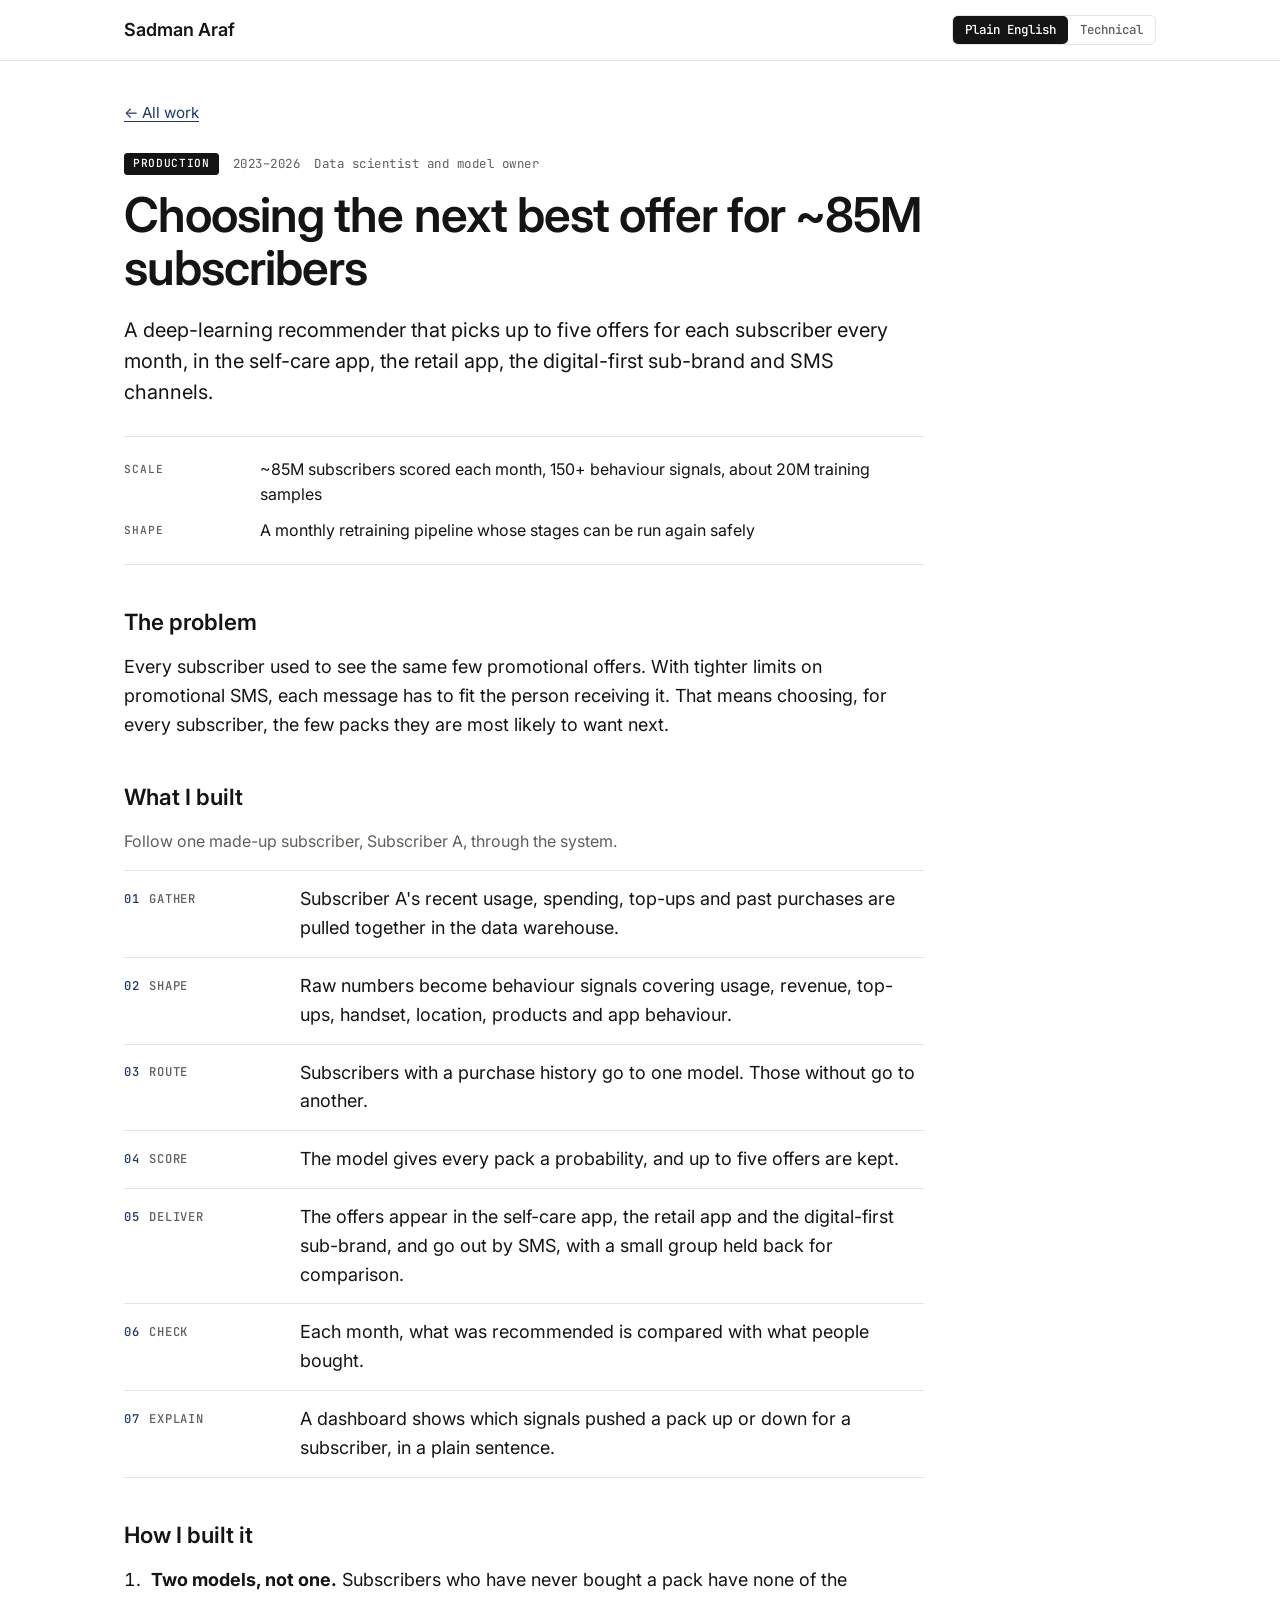
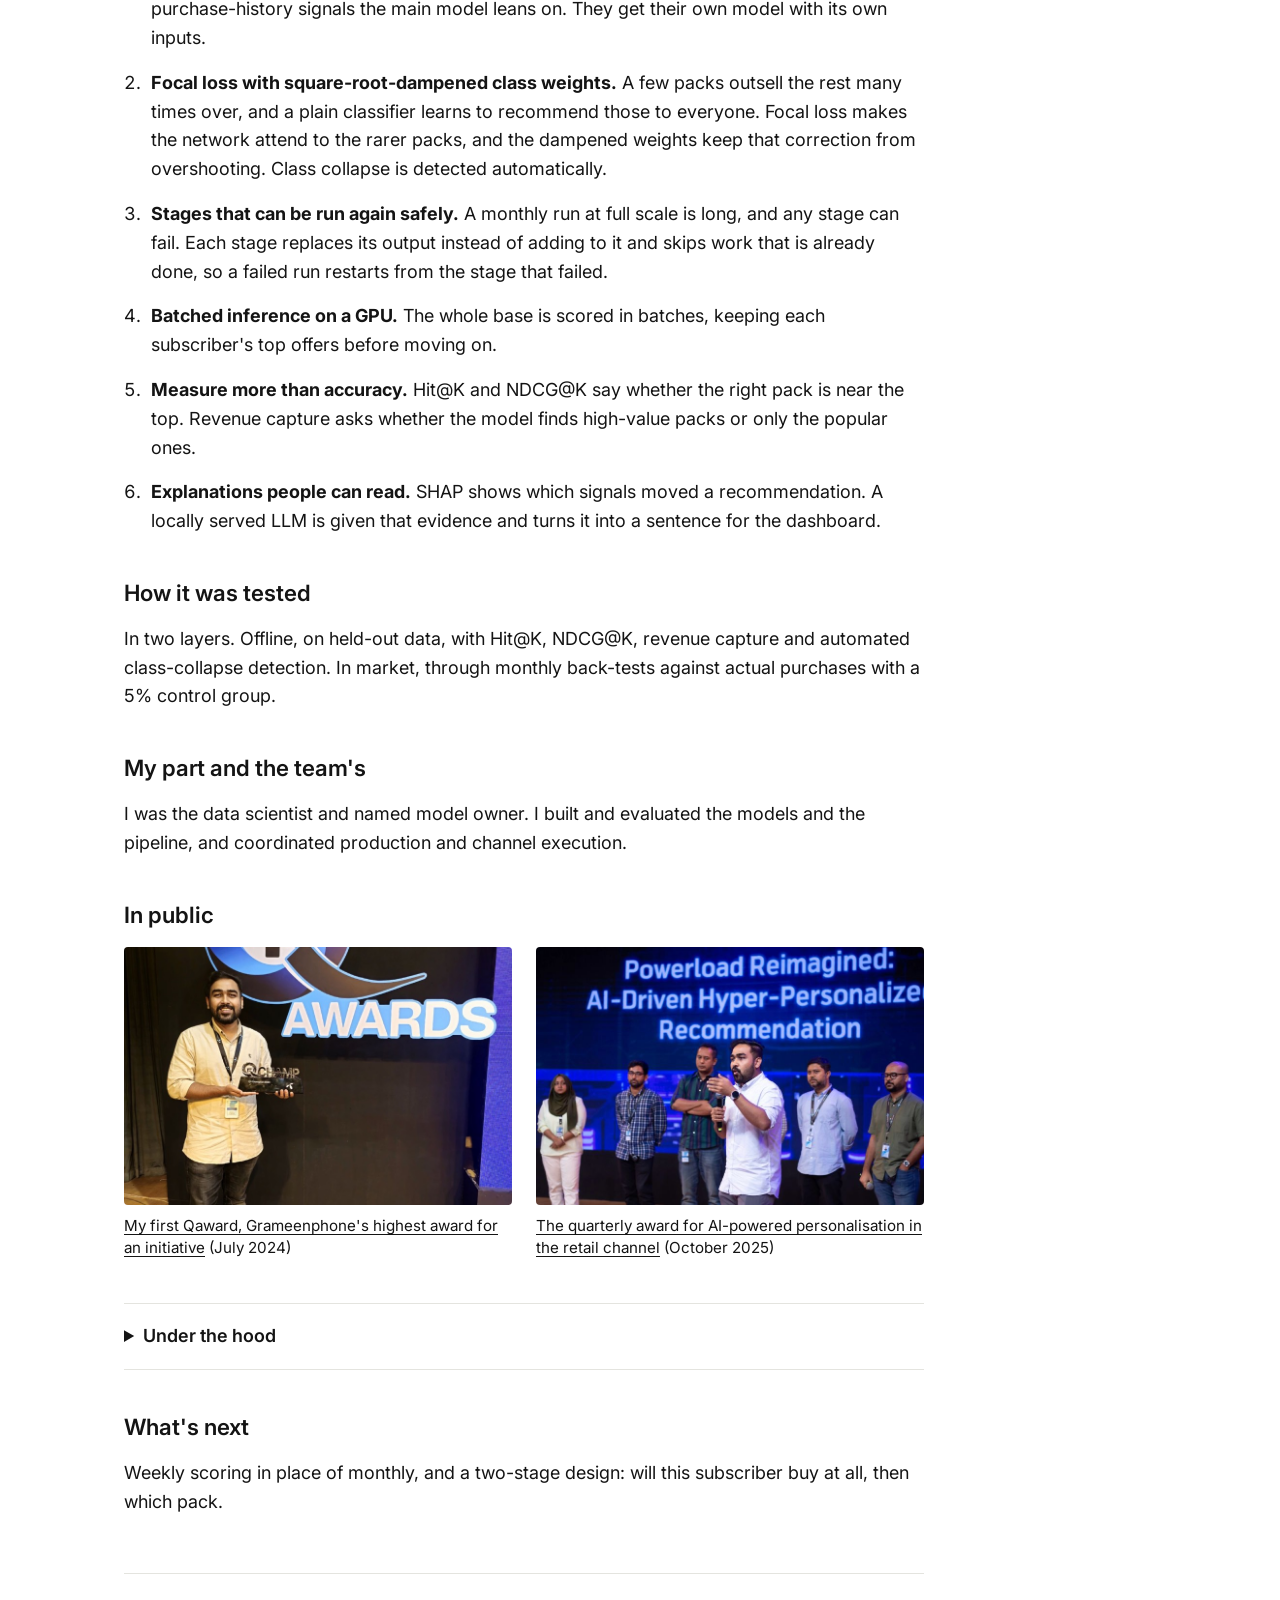
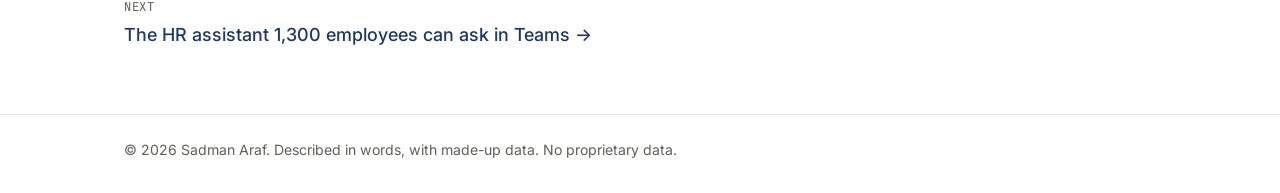
<file: work/offer-recommender.html>
<!doctype html>
<html lang="en">
<head>
  <meta charset="utf-8">
  <meta name="viewport" content="width=device-width, initial-scale=1">
  <title>Choosing the next best offer for ~85M subscribers · Sadman Araf</title>
  <meta name="description" content="A deep-learning recommender that picks up to five offers for each subscriber every month: what I built and how I built it.">
  <link rel="canonical" href="https://sadmanaraf.github.io/work/offer-recommender.html">
  <meta property="og:type" content="article">
  <meta property="og:site_name" content="Sadman Araf">
  <meta property="og:title" content="Choosing the next best offer for ~85M subscribers · Sadman Araf">
  <meta property="og:description" content="A deep-learning recommender that picks up to five offers for each subscriber every month: what I built and how I built it.">
  <meta property="og:url" content="https://sadmanaraf.github.io/work/offer-recommender.html">
  <meta property="og:image" content="https://sadmanaraf.github.io/assets/og/offer-recommender.png">
  <meta property="og:image:width" content="1200">
  <meta property="og:image:height" content="630">
  <meta property="og:image:alt" content="Case study by Sadman Araf: Choosing the next best offer for ~85M subscribers">
  <meta name="twitter:card" content="summary_large_image">
  <link rel="icon" href="../assets/favicon.svg" type="image/svg+xml">
  <link rel="preconnect" href="https://fonts.googleapis.com">
  <link rel="preconnect" href="https://fonts.gstatic.com" crossorigin>
  <link href="https://fonts.googleapis.com/css2?family=Inter:wght@400;500;600&family=JetBrains+Mono:wght@400;500&display=swap" rel="stylesheet">
  <link rel="stylesheet" href="../assets/styles.css">
  <noscript><style>.tech { display: block; }</style></noscript>
</head>
<body>
<a class="skip" href="#main">Skip to content</a>

<header class="site-header">
  <div class="wrap bar">
    <a class="brand" href="../index.html">Sadman Araf</a>
    <div class="view-toggle" role="group" aria-label="Level of detail">
      <button type="button" data-view="plain" aria-pressed="true">Plain English</button>
      <button type="button" data-view="technical" aria-pressed="false">Technical</button>
    </div>
  </div>
</header>

<main id="main" class="wrap case">
  <p class="back"><a href="../index.html#work">← All work</a></p>

  <p class="meta"><span class="badge solid">Production</span><span>2023–2026</span><span>Data scientist and model owner</span></p>
  <h1>Choosing the next best offer for ~85M subscribers</h1>
  <p class="lede">A deep-learning recommender that picks up to five offers for each subscriber every month, in the self-care app, the retail app, the digital-first sub-brand and SMS channels.</p>

  <dl class="glance">
    <dt>Scale</dt><dd>~85M subscribers scored each month, 150+ behaviour signals, about 20M training samples</dd>
    <dt class="tech">Stack</dt><dd class="tech">Python, TensorFlow, Oracle, SHAP, Qwen2.5-7B served locally with vLLM; Kubernetes, Kubeflow, MLflow</dd>
    <dt>Shape</dt><dd>A monthly retraining pipeline whose stages can be run again safely</dd>
  </dl>

  <section>
    <h2>The problem</h2>
    <p>Every subscriber used to see the same few promotional offers. With tighter limits on promotional SMS, each message has to fit the person receiving it. That means choosing, for every subscriber, the few packs they are most likely to want next.</p>
  </section>

  <section>
    <h2>What I built</h2>
    <p class="hint">Follow one made-up subscriber, Subscriber A, through the system.</p>
    <ol class="steps">
      <li><span class="name">Gather</span>
        <p>Subscriber A's recent usage, spending, top-ups and past purchases are pulled together in the data warehouse.</p>
        <p class="tech">Feature construction over partitioned Oracle tables</p></li>
      <li><span class="name">Shape</span>
        <p>Raw numbers become behaviour signals covering usage, revenue, top-ups, handset, location, products and app behaviour.</p>
        <p class="tech">150+ behavioural KPIs</p></li>
      <li><span class="name">Route</span>
        <p>Subscribers with a purchase history go to one model. Those without go to another.</p>
        <p class="tech">Two deep neural networks</p></li>
      <li><span class="name">Score</span>
        <p>The model gives every pack a probability, and up to five offers are kept.</p>
        <p class="tech">n-class pack prediction; batched GPU inference</p></li>
      <li><span class="name">Deliver</span>
        <p>The offers appear in the self-care app, the retail app and the digital-first sub-brand, and go out by SMS, with a small group held back for comparison.</p>
        <p class="tech">5% control group</p></li>
      <li><span class="name">Check</span>
        <p>Each month, what was recommended is compared with what people bought.</p>
        <p class="tech">Monthly in-market back-tests against actual purchases</p></li>
      <li><span class="name">Explain</span>
        <p>A dashboard shows which signals pushed a pack up or down for a subscriber, in a plain sentence.</p>
        <p class="tech">SHAP (GradientExplainer); natural-language explanations from the local LLM; model health and attribution dashboard</p></li>
    </ol>
  </section>

  <section>
    <h2>How I built it</h2>
    <ol class="decisions">
      <li><strong>Two models, not one.</strong> Subscribers who have never bought a pack have none of the purchase-history signals the main model leans on. They get their own model with its own inputs.</li>
      <li><strong>Focal loss with square-root-dampened class weights.</strong> A few packs outsell the rest many times over, and a plain classifier learns to recommend those to everyone. Focal loss makes the network attend to the rarer packs, and the dampened weights keep that correction from overshooting. Class collapse is detected automatically.</li>
      <li><strong>Stages that can be run again safely.</strong> A monthly run at full scale is long, and any stage can fail. Each stage replaces its output instead of adding to it and skips work that is already done, so a failed run restarts from the stage that failed.</li>
      <li><strong>Batched inference on a GPU.</strong> The whole base is scored in batches, keeping each subscriber's top offers before moving on.</li>
      <li><strong>Measure more than accuracy.</strong> Hit@K and NDCG@K say whether the right pack is near the top. Revenue capture asks whether the model finds high-value packs or only the popular ones.</li>
      <li><strong>Explanations people can read.</strong> SHAP shows which signals moved a recommendation. A locally served LLM is given that evidence and turns it into a sentence for the dashboard.</li>
    </ol>
  </section>

  <section>
    <h2>How it was tested</h2>
    <p>In two layers. Offline, on held-out data, with Hit@K, NDCG@K, revenue capture and automated class-collapse detection. In market, through monthly back-tests against actual purchases with a 5% control group.</p>
  </section>

  <section>
    <h2>My part and the team's</h2>
    <p>I was the data scientist and named model owner. I built and evaluated the models and the pipeline, and coordinated production and channel execution.</p>
  </section>

  <section>
    <h2>In public</h2>
    <div class="shots">
      <figure>
        <img src="../assets/posts/first-qaward.jpg" alt="Sadman holding his first Qaward trophy under the awards sign" width="800" height="533" loading="lazy">
        <figcaption><a href="https://www.linkedin.com/feed/update/urn:li:activity:7214693095920082944/">My first Qaward, Grameenphone's highest award for an initiative</a> (July 2024)</figcaption>
      </figure>
      <figure>
        <img src="../assets/posts/qaward-retail.jpg" alt="Sadman presenting the retail recommender on stage, with the team behind him" width="800" height="533" loading="lazy">
        <figcaption><a href="https://www.linkedin.com/feed/update/urn:li:activity:7387737945052495872/">The quarterly award for AI-powered personalisation in the retail channel</a> (October 2025)</figcaption>
      </figure>
    </div>
  </section>

  <details class="hood">
    <summary>Under the hood</summary>
    <ul>
      <li>Framed as n-class pack prediction, with separate models for subscribers with and without purchase history.</li>
      <li>Reproducible monthly retraining at full scale: feature construction, training, batched GPU inference, back-test.</li>
      <li>Part of the personalisation platform on Kubernetes, Kubeflow and MLflow.</li>
      <li>The same approach was extended to a retailer top-up recommender (a multi-class classifier over about 100 features that recommends the top ten offers, rolled out nationally across six regions after three controlled pilots), then to the digital-first sub-brand, the outbound dialler and channel-preference decisioning.</li>
    </ul>
  </details>

  <section>
    <h2>What's next</h2>
    <p>Weekly scoring in place of monthly, and a two-stage design: will this subscriber buy at all, then which pack.</p>
  </section>

  <nav class="next" aria-label="Next case study">
    <span>Next</span>
    <a href="oneai.html">The HR assistant 1,300 employees can ask in Teams →</a>
  </nav>
</main>

<footer class="site-footer">
  <div class="wrap">© 2026 Sadman Araf. Described in words, with made-up data. No proprietary data.</div>
</footer>

<script src="../assets/site.js"></script>
</body>
</html>
</file>
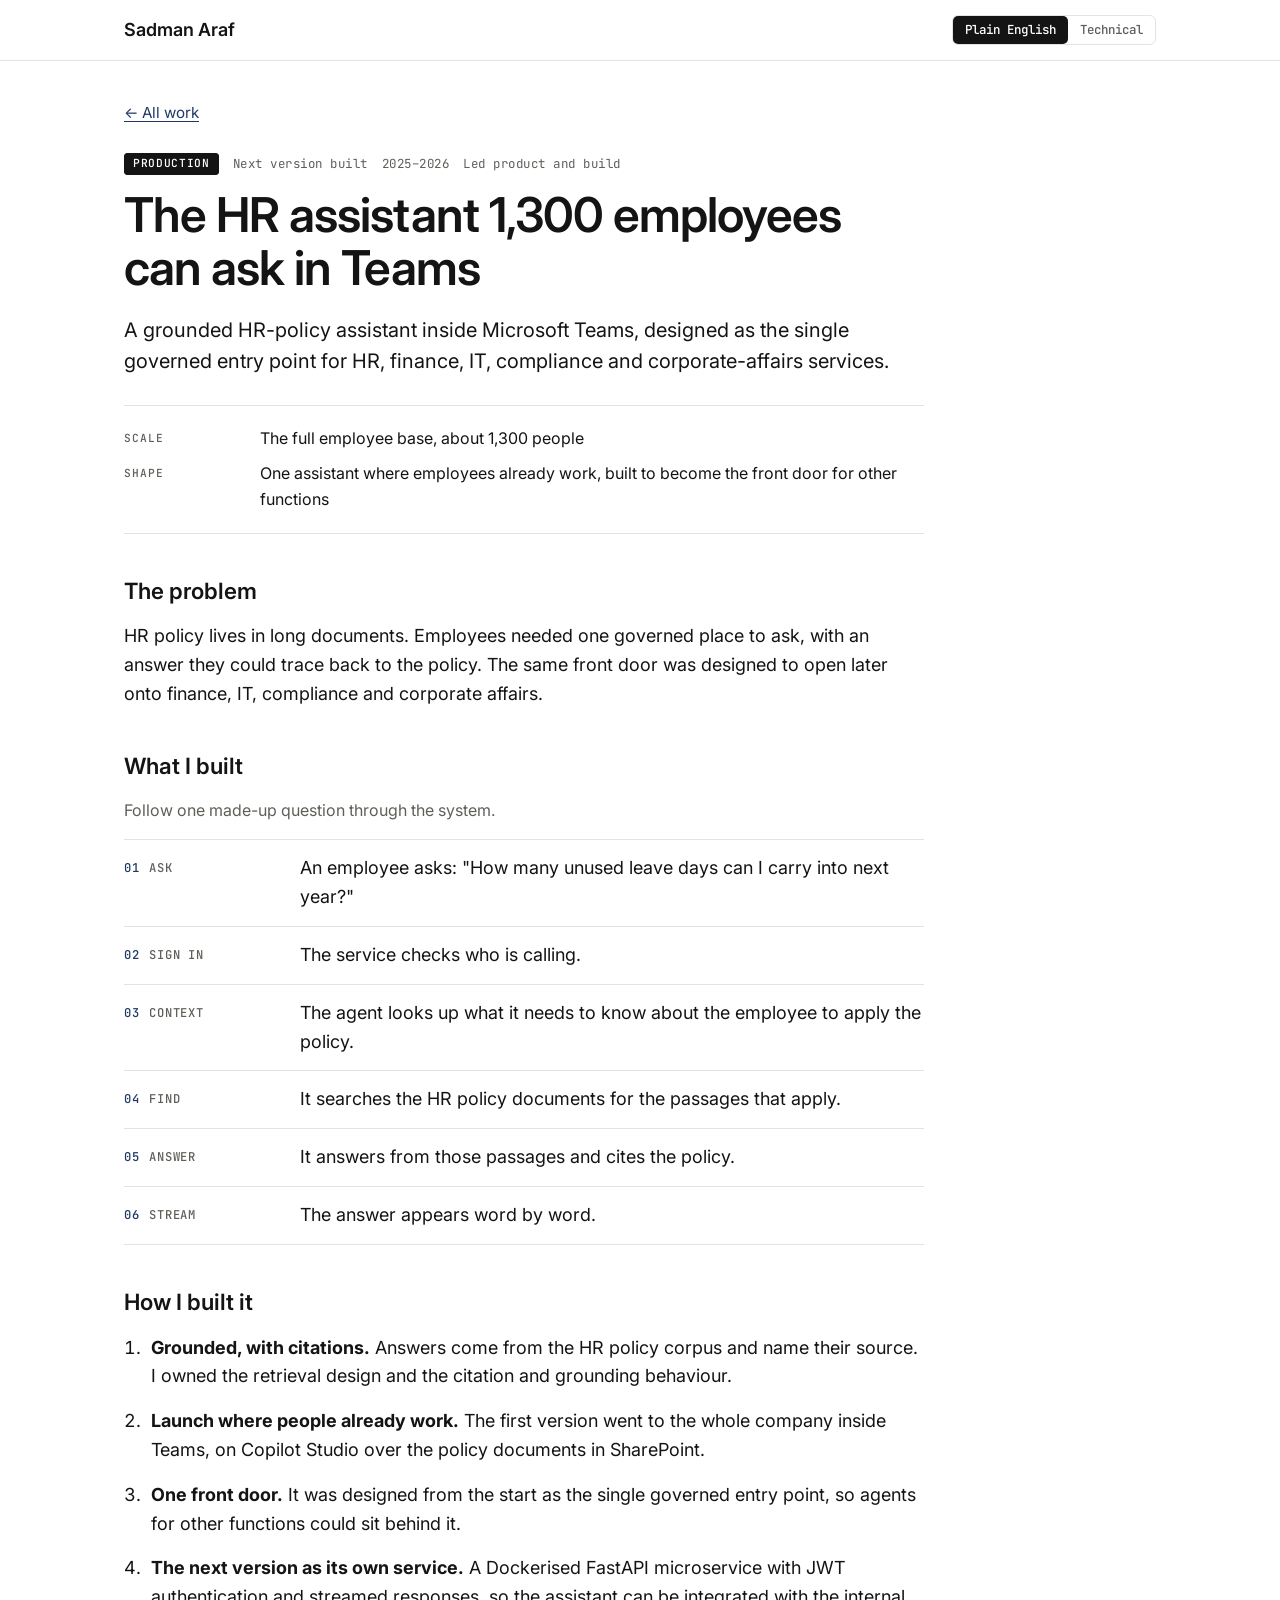
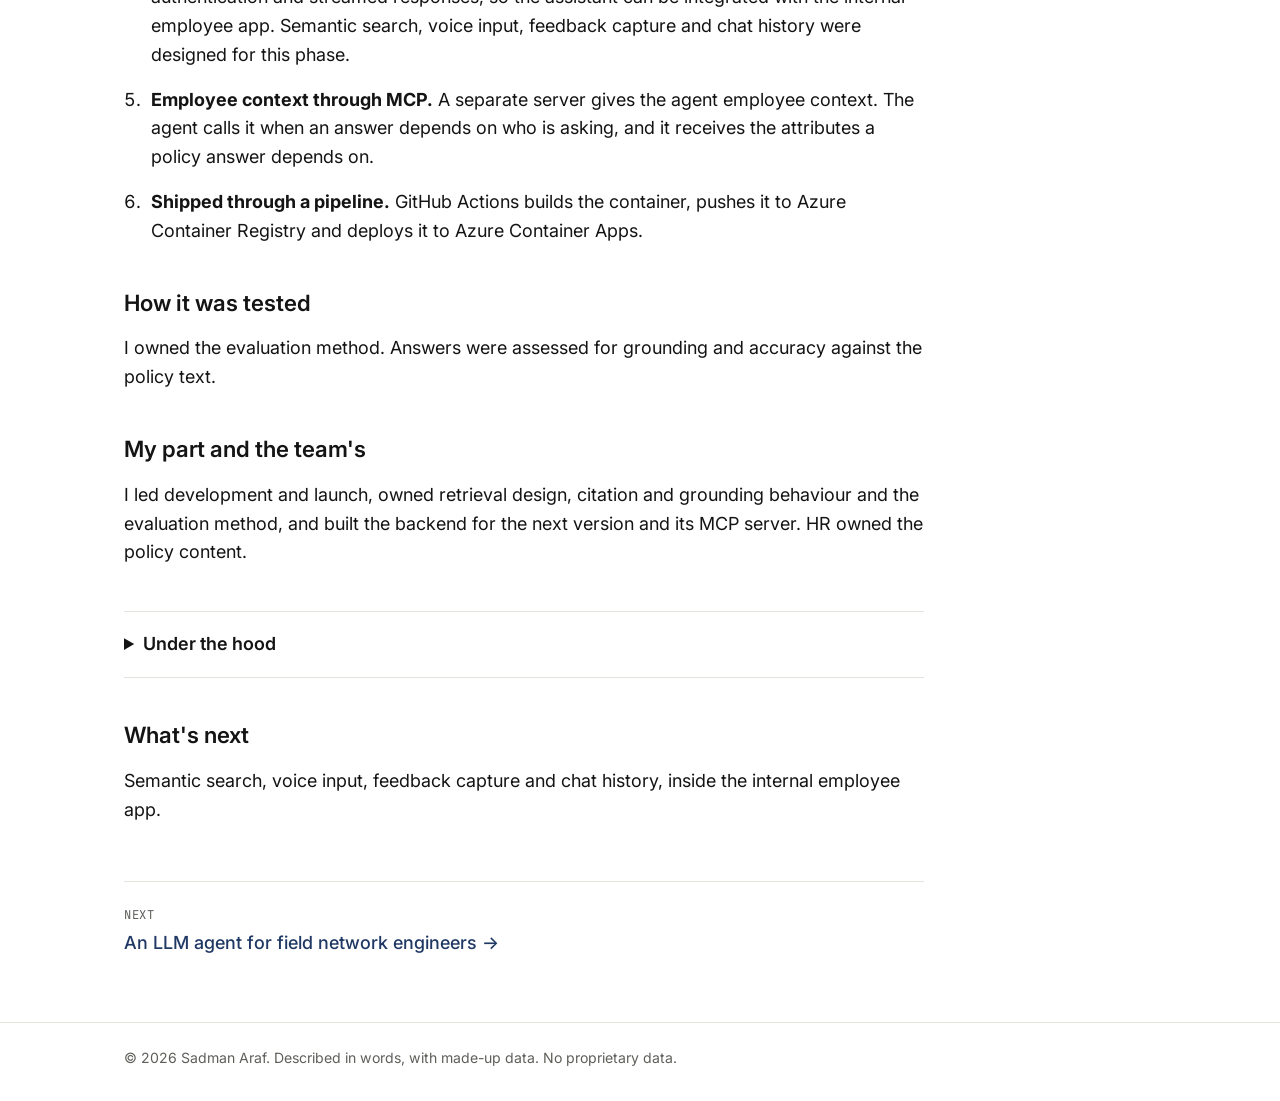
<file: work/oneai.html>
<!doctype html>
<html lang="en">
<head>
  <meta charset="utf-8">
  <meta name="viewport" content="width=device-width, initial-scale=1">
  <title>The HR assistant 1,300 employees can ask in Teams · Sadman Araf</title>
  <meta name="description" content="A grounded HR-policy assistant inside Microsoft Teams, and the service built for its next version: what I built and how I built it.">
  <link rel="canonical" href="https://sadmanaraf.github.io/work/oneai.html">
  <meta property="og:type" content="article">
  <meta property="og:site_name" content="Sadman Araf">
  <meta property="og:title" content="The HR assistant 1,300 employees can ask in Teams · Sadman Araf">
  <meta property="og:description" content="A grounded HR-policy assistant inside Microsoft Teams, and the service built for its next version: what I built and how I built it.">
  <meta property="og:url" content="https://sadmanaraf.github.io/work/oneai.html">
  <meta property="og:image" content="https://sadmanaraf.github.io/assets/og/oneai.png">
  <meta property="og:image:width" content="1200">
  <meta property="og:image:height" content="630">
  <meta property="og:image:alt" content="Case study by Sadman Araf: The HR assistant 1,300 employees can ask in Teams">
  <meta name="twitter:card" content="summary_large_image">
  <link rel="icon" href="../assets/favicon.svg" type="image/svg+xml">
  <link rel="preconnect" href="https://fonts.googleapis.com">
  <link rel="preconnect" href="https://fonts.gstatic.com" crossorigin>
  <link href="https://fonts.googleapis.com/css2?family=Inter:wght@400;500;600&family=JetBrains+Mono:wght@400;500&display=swap" rel="stylesheet">
  <link rel="stylesheet" href="../assets/styles.css">
  <noscript><style>.tech { display: block; }</style></noscript>
</head>
<body>
<a class="skip" href="#main">Skip to content</a>

<header class="site-header">
  <div class="wrap bar">
    <a class="brand" href="../index.html">Sadman Araf</a>
    <div class="view-toggle" role="group" aria-label="Level of detail">
      <button type="button" data-view="plain" aria-pressed="true">Plain English</button>
      <button type="button" data-view="technical" aria-pressed="false">Technical</button>
    </div>
  </div>
</header>

<main id="main" class="wrap case">
  <p class="back"><a href="../index.html#work">← All work</a></p>

  <p class="meta"><span class="badge solid">Production</span><span>Next version built</span><span>2025–2026</span><span>Led product and build</span></p>
  <h1>The HR assistant 1,300 employees can ask in Teams</h1>
  <p class="lede">A grounded HR-policy assistant inside Microsoft Teams, designed as the single governed entry point for HR, finance, IT, compliance and corporate-affairs services.</p>

  <dl class="glance">
    <dt>Scale</dt><dd>The full employee base, about 1,300 people</dd>
    <dt class="tech">Launched on</dt><dd class="tech">Microsoft Copilot Studio, Microsoft Teams, SharePoint, Dataverse</dd>
    <dt class="tech">Next version</dt><dd class="tech">Azure AI Foundry agent; Dockerised FastAPI microservice with JWT auth and SSE streaming; GitHub Actions CI/CD and Azure Container Registry to Azure Container Apps; MCP server for employee context</dd>
    <dt>Shape</dt><dd>One assistant where employees already work, built to become the front door for other functions</dd>
  </dl>

  <section>
    <h2>The problem</h2>
    <p>HR policy lives in long documents. Employees needed one governed place to ask, with an answer they could trace back to the policy. The same front door was designed to open later onto finance, IT, compliance and corporate affairs.</p>
  </section>

  <section>
    <h2>What I built</h2>
    <p class="hint">Follow one made-up question through the system.</p>
    <ol class="steps">
      <li><span class="name">Ask</span>
        <p>An employee asks: "How many unused leave days can I carry into next year?"</p>
        <p class="tech">Copilot Studio agent in Microsoft Teams; in the next version, the internal employee app calling the service</p></li>
      <li><span class="name">Sign in</span>
        <p>The service checks who is calling.</p>
        <p class="tech">JWT authentication</p></li>
      <li><span class="name">Context</span>
        <p>The agent looks up what it needs to know about the employee to apply the policy.</p>
        <p class="tech">MCP server giving the Azure AI Foundry agent employee context</p></li>
      <li><span class="name">Find</span>
        <p>It searches the HR policy documents for the passages that apply.</p>
        <p class="tech">Retrieval over the HR policy corpus</p></li>
      <li><span class="name">Answer</span>
        <p>It answers from those passages and cites the policy.</p>
        <p class="tech">Grounding and citation behaviour</p></li>
      <li><span class="name">Stream</span>
        <p>The answer appears word by word.</p>
        <p class="tech">SSE streaming from a FastAPI service on Azure Container Apps</p></li>
    </ol>
  </section>

  <section>
    <h2>How I built it</h2>
    <ol class="decisions">
      <li><strong>Grounded, with citations.</strong> Answers come from the HR policy corpus and name their source. I owned the retrieval design and the citation and grounding behaviour.</li>
      <li><strong>Launch where people already work.</strong> The first version went to the whole company inside Teams, on Copilot Studio over the policy documents in SharePoint.</li>
      <li><strong>One front door.</strong> It was designed from the start as the single governed entry point, so agents for other functions could sit behind it.</li>
      <li><strong>The next version as its own service.</strong> A Dockerised FastAPI microservice with JWT authentication and streamed responses, so the assistant can be integrated with the internal employee app. Semantic search, voice input, feedback capture and chat history were designed for this phase.</li>
      <li><strong>Employee context through MCP.</strong> A separate server gives the agent employee context. The agent calls it when an answer depends on who is asking, and it receives the attributes a policy answer depends on.</li>
      <li><strong>Shipped through a pipeline.</strong> GitHub Actions builds the container, pushes it to Azure Container Registry and deploys it to Azure Container Apps.</li>
    </ol>
  </section>

  <section>
    <h2>How it was tested</h2>
    <p>I owned the evaluation method. Answers were assessed for grounding and accuracy against the policy text.</p>
  </section>

  <section>
    <h2>My part and the team's</h2>
    <p>I led development and launch, owned retrieval design, citation and grounding behaviour and the evaluation method, and built the backend for the next version and its MCP server. HR owned the policy content.</p>
  </section>

  <details class="hood">
    <summary>Under the hood</summary>
    <ul>
      <li>Launch stack: Copilot Studio, Teams, SharePoint knowledge, Dataverse.</li>
      <li>Next version: an Azure AI Foundry agent behind a FastAPI service, with JWT auth, SSE streaming, container images in Azure Container Registry, and Azure Container Apps.</li>
      <li>The MCP server exposes employee context to the agent as a tool.</li>
    </ul>
  </details>

  <section>
    <h2>What's next</h2>
    <p>Semantic search, voice input, feedback capture and chat history, inside the internal employee app.</p>
  </section>

  <nav class="next" aria-label="Next case study">
    <span>Next</span>
    <a href="field-genie.html">An LLM agent for field network engineers →</a>
  </nav>
</main>

<footer class="site-footer">
  <div class="wrap">© 2026 Sadman Araf. Described in words, with made-up data. No proprietary data.</div>
</footer>

<script src="../assets/site.js"></script>
</body>
</html>
</file>
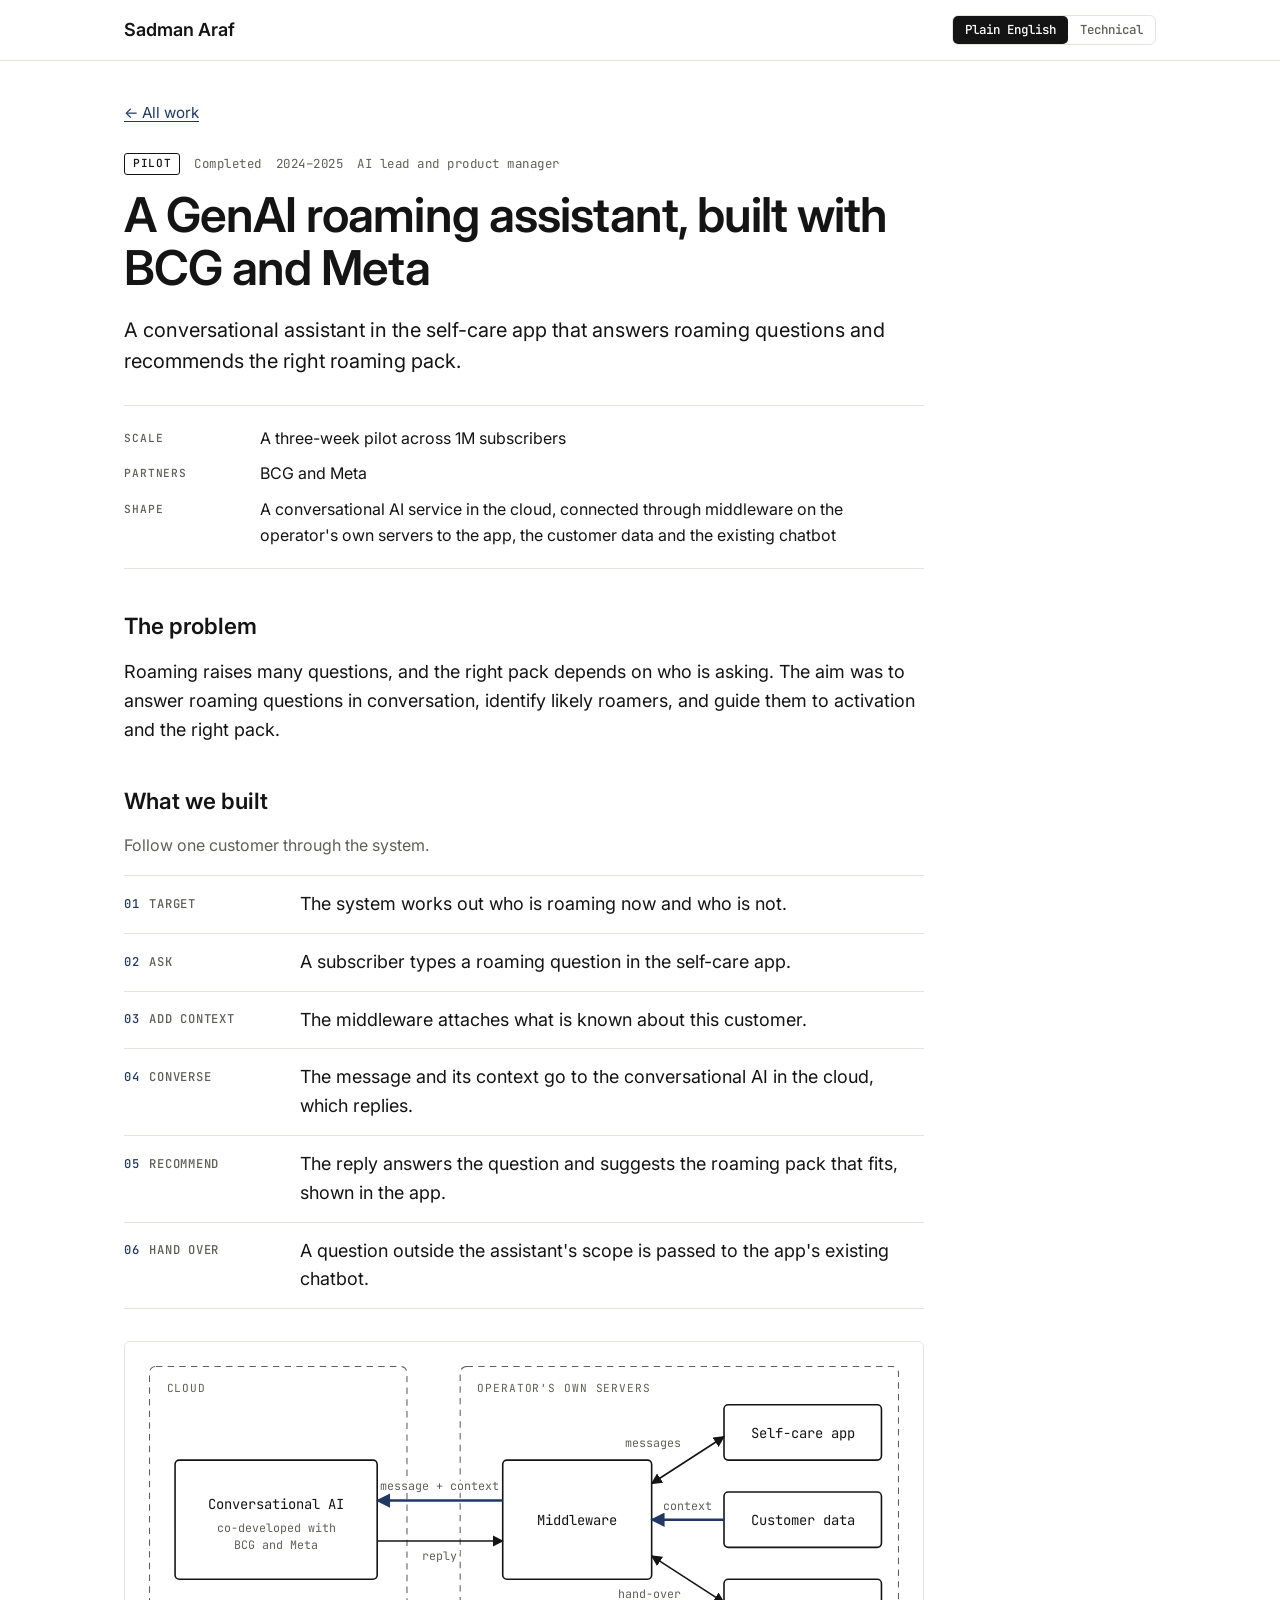
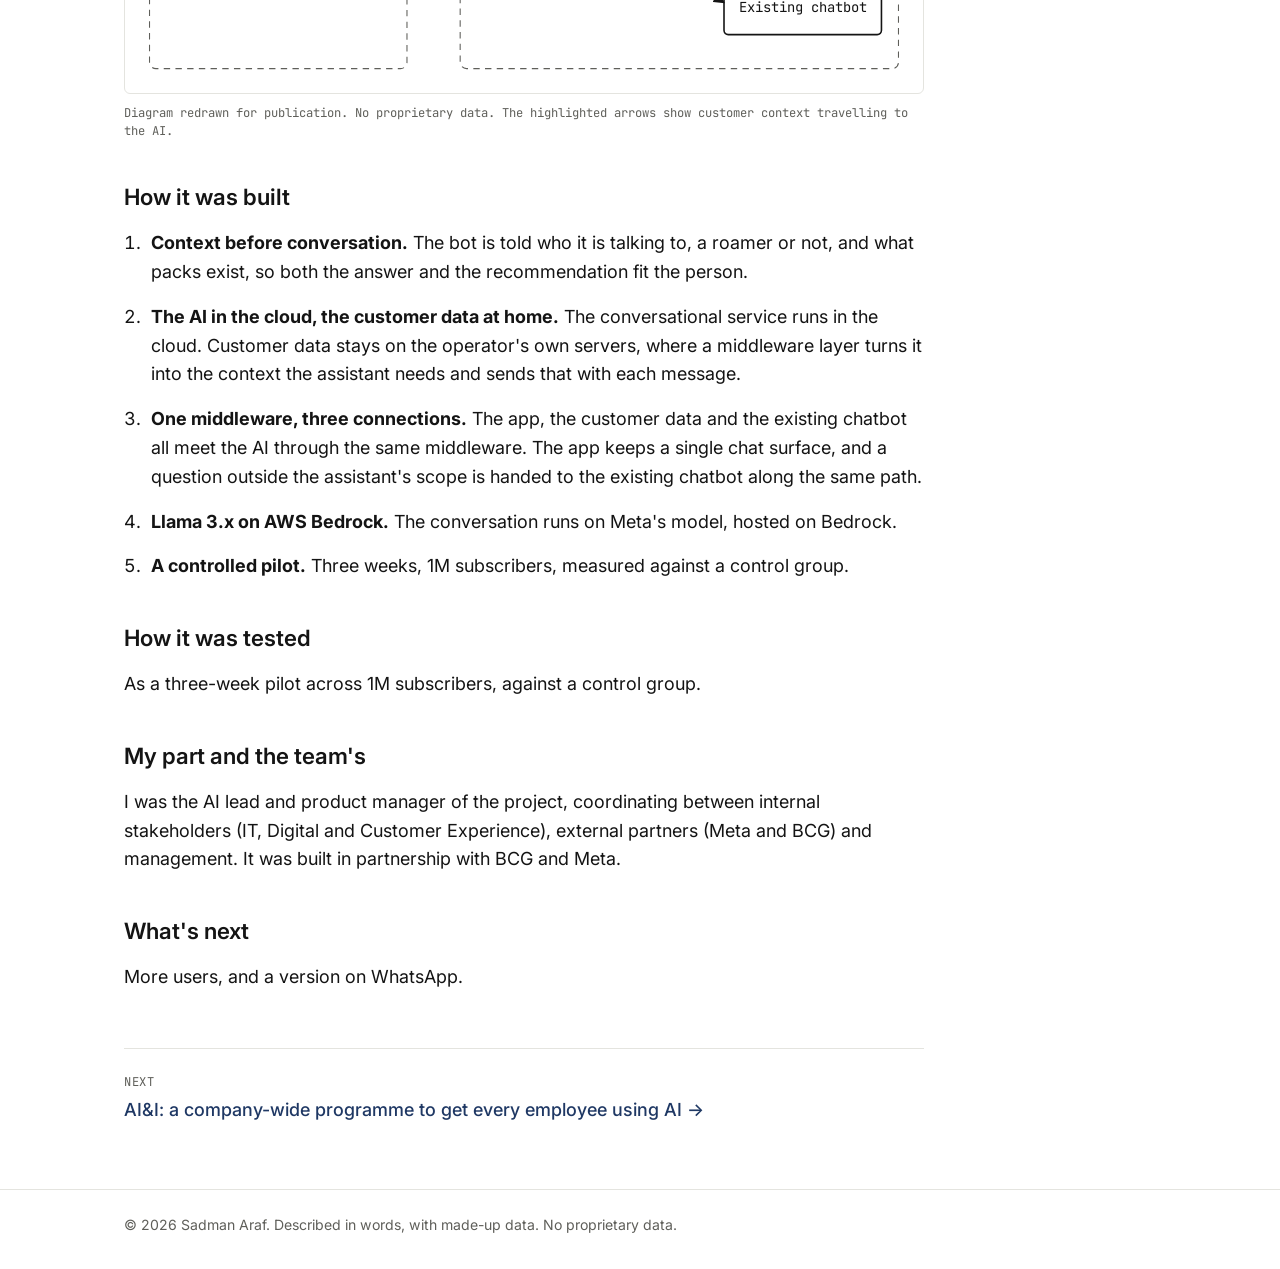
<file: work/roaming-assistant.html>
<!doctype html>
<html lang="en">
<head>
  <meta charset="utf-8">
  <meta name="viewport" content="width=device-width, initial-scale=1">
  <title>A GenAI roaming assistant, built with BCG and Meta · Sadman Araf</title>
  <meta name="description" content="A conversational assistant in a telecom self-care app that answers roaming questions and recommends the right pack: what I built and how I built it.">
  <link rel="canonical" href="https://sadmanaraf.github.io/work/roaming-assistant.html">
  <meta property="og:type" content="article">
  <meta property="og:site_name" content="Sadman Araf">
  <meta property="og:title" content="A GenAI roaming assistant, built with BCG and Meta · Sadman Araf">
  <meta property="og:description" content="A conversational assistant in a telecom self-care app that answers roaming questions and recommends the right pack: what I built and how I built it.">
  <meta property="og:url" content="https://sadmanaraf.github.io/work/roaming-assistant.html">
  <meta property="og:image" content="https://sadmanaraf.github.io/assets/og/roaming-assistant.png">
  <meta property="og:image:width" content="1200">
  <meta property="og:image:height" content="630">
  <meta property="og:image:alt" content="Case study by Sadman Araf: A GenAI roaming assistant, built with BCG and Meta">
  <meta name="twitter:card" content="summary_large_image">
  <link rel="icon" href="../assets/favicon.svg" type="image/svg+xml">
  <link rel="preconnect" href="https://fonts.googleapis.com">
  <link rel="preconnect" href="https://fonts.gstatic.com" crossorigin>
  <link href="https://fonts.googleapis.com/css2?family=Inter:wght@400;500;600&family=JetBrains+Mono:wght@400;500&display=swap" rel="stylesheet">
  <link rel="stylesheet" href="../assets/styles.css">
  <noscript><style>.tech { display: block; }</style></noscript>
</head>
<body>
<a class="skip" href="#main">Skip to content</a>

<header class="site-header">
  <div class="wrap bar">
    <a class="brand" href="../index.html">Sadman Araf</a>
    <div class="view-toggle" role="group" aria-label="Level of detail">
      <button type="button" data-view="plain" aria-pressed="true">Plain English</button>
      <button type="button" data-view="technical" aria-pressed="false">Technical</button>
    </div>
  </div>
</header>

<main id="main" class="wrap case">
  <p class="back"><a href="../index.html#work">← All work</a></p>

  <p class="meta"><span class="badge">Pilot</span><span>Completed</span><span>2024–2025</span><span>AI lead and product manager</span></p>
  <h1>A GenAI roaming assistant, built with BCG and Meta</h1>
  <p class="lede">A conversational assistant in the self-care app that answers roaming questions and recommends the right roaming pack.</p>

  <dl class="glance">
    <dt>Scale</dt><dd>A three-week pilot across 1M subscribers</dd>
    <dt class="tech">Stack</dt><dd class="tech">Meta Llama 3.x on AWS Bedrock, OpenAI, REST APIs, the operator's self-care app</dd>
    <dt>Partners</dt><dd>BCG and Meta</dd>
    <dt>Shape</dt><dd>A conversational AI service in the cloud, connected through middleware on the operator's own servers to the app, the customer data and the existing chatbot</dd>
  </dl>

  <section>
    <h2>The problem</h2>
    <p>Roaming raises many questions, and the right pack depends on who is asking. The aim was to answer roaming questions in conversation, identify likely roamers, and guide them to activation and the right pack.</p>
  </section>

  <section>
    <h2>What we built</h2>
    <p class="hint">Follow one customer through the system.</p>
    <ol class="steps">
      <li><span class="name">Target</span>
        <p>The system works out who is roaming now and who is not.</p>
        <p class="tech">Customer context and targeting layer separating active roamers from non-roamers</p></li>
      <li><span class="name">Ask</span>
        <p>A subscriber types a roaming question in the self-care app.</p>
        <p class="tech">Messages pass from the app to middleware on the operator's servers</p></li>
      <li><span class="name">Add context</span>
        <p>The middleware attaches what is known about this customer.</p>
        <p class="tech">Customer context built from customer data held on the operator's servers</p></li>
      <li><span class="name">Converse</span>
        <p>The message and its context go to the conversational AI in the cloud, which replies.</p>
        <p class="tech">Conversational API; Llama 3.x hosted on AWS Bedrock; context, user message and bot message exchanged on each turn</p></li>
      <li><span class="name">Recommend</span>
        <p>The reply answers the question and suggests the roaming pack that fits, shown in the app.</p>
        <p class="tech">Customer context and product information supplied to the bot</p></li>
      <li><span class="name">Hand over</span>
        <p>A question outside the assistant's scope is passed to the app's existing chatbot.</p>
        <p class="tech">Deflection event from the middleware to the existing chatbot</p></li>
    </ol>

    <figure class="diagram">
      <div class="scroll">
        <svg viewBox="0 0 720 300" role="img" aria-labelledby="roam-title roam-desc">
          <title id="roam-title">How the roaming assistant is connected</title>
          <desc id="roam-desc">The self-care app, the customer data and the existing chatbot sit on the operator's own servers and connect to a middleware layer. The middleware sends each message with customer context to a conversational AI service in the cloud and receives the reply.</desc>
          <defs>
            <marker id="head" viewBox="0 0 10 10" refX="9" refY="5" markerWidth="7" markerHeight="7" orient="auto-start-reverse"><path class="d-head" d="M0 0 10 5 0 10z"/></marker>
            <marker id="head-accent" viewBox="0 0 10 10" refX="9" refY="5" markerWidth="6" markerHeight="6" orient="auto-start-reverse"><path class="d-head accent" d="M0 0 10 5 0 10z"/></marker>
          </defs>

          <rect class="d-zone" x="8" y="8" width="242" height="284" rx="6"/>
          <text class="d-zone-label" x="24" y="32">CLOUD</text>
          <rect class="d-zone" x="300" y="8" width="412" height="284" rx="6"/>
          <text class="d-zone-label" x="316" y="32">OPERATOR'S OWN SERVERS</text>

          <rect class="d-box" x="32" y="96" width="190" height="112" rx="4"/>
          <text class="d-text" x="127" y="142" text-anchor="middle">Conversational AI</text>
          <text class="d-label" x="127" y="164" text-anchor="middle">co-developed with</text>
          <text class="d-label" x="127" y="180" text-anchor="middle">BCG and Meta</text>

          <rect class="d-box" x="340" y="96" width="140" height="112" rx="4"/>
          <text class="d-text" x="410" y="157" text-anchor="middle">Middleware</text>

          <rect class="d-box" x="548" y="44" width="148" height="52" rx="4"/>
          <text class="d-text" x="622" y="75" text-anchor="middle">Self-care app</text>
          <rect class="d-box" x="548" y="126" width="148" height="52" rx="4"/>
          <text class="d-text" x="622" y="157" text-anchor="middle">Customer data</text>
          <rect class="d-box" x="548" y="208" width="148" height="52" rx="4"/>
          <text class="d-text" x="622" y="239" text-anchor="middle">Existing chatbot</text>

          <line class="d-line accent" x1="340" y1="134" x2="222" y2="134" marker-end="url(#head-accent)"/>
          <text class="d-label" x="281" y="124" text-anchor="middle">message + context</text>
          <line class="d-line" x1="222" y1="172" x2="340" y2="172" marker-end="url(#head)"/>
          <text class="d-label" x="281" y="190" text-anchor="middle">reply</text>

          <line class="d-line" x1="548" y1="74" x2="480" y2="118" marker-start="url(#head)" marker-end="url(#head)"/>
          <text class="d-label" x="508" y="84" text-anchor="end">messages</text>
          <line class="d-line accent" x1="548" y1="152" x2="480" y2="152" marker-end="url(#head-accent)"/>
          <text class="d-label" x="514" y="143" text-anchor="middle">context</text>
          <line class="d-line" x1="480" y1="186" x2="548" y2="230" marker-start="url(#head)" marker-end="url(#head)"/>
          <text class="d-label" x="508" y="226" text-anchor="end">hand-over</text>
        </svg>
      </div>
      <figcaption>Diagram redrawn for publication. No proprietary data. The highlighted arrows show customer context travelling to the AI.</figcaption>
    </figure>
  </section>

  <section>
    <h2>How it was built</h2>
    <ol class="decisions">
      <li><strong>Context before conversation.</strong> The bot is told who it is talking to, a roamer or not, and what packs exist, so both the answer and the recommendation fit the person.</li>
      <li><strong>The AI in the cloud, the customer data at home.</strong> The conversational service runs in the cloud. Customer data stays on the operator's own servers, where a middleware layer turns it into the context the assistant needs and sends that with each message.</li>
      <li><strong>One middleware, three connections.</strong> The app, the customer data and the existing chatbot all meet the AI through the same middleware. The app keeps a single chat surface, and a question outside the assistant's scope is handed to the existing chatbot along the same path.</li>
      <li><strong>Llama 3.x on AWS Bedrock.</strong> The conversation runs on Meta's model, hosted on Bedrock.</li>
      <li><strong>A controlled pilot.</strong> Three weeks, 1M subscribers, measured against a control group.</li>
    </ol>
  </section>

  <section>
    <h2>How it was tested</h2>
    <p>As a three-week pilot across 1M subscribers, against a control group.</p>
  </section>

  <section>
    <h2>My part and the team's</h2>
    <p>I was the AI lead and product manager of the project, coordinating between internal stakeholders (IT, Digital and Customer Experience), external partners (Meta and BCG) and management. It was built in partnership with BCG and Meta.</p>
  </section>

  <section>
    <h2>What's next</h2>
    <p>More users, and a version on WhatsApp.</p>
  </section>

  <nav class="next" aria-label="Next case study">
    <span>Next</span>
    <a href="ai-and-i.html">AI&amp;I: a company-wide programme to get every employee using AI →</a>
  </nav>
</main>

<footer class="site-footer">
  <div class="wrap">© 2026 Sadman Araf. Described in words, with made-up data. No proprietary data.</div>
</footer>

<script src="../assets/site.js"></script>
</body>
</html>
</file>
<file: assets/styles.css>
:root {
  --bg: #ffffff;
  --text: #141414;
  --muted: #5f5f5a;
  --line: #e4e4df;
  --accent: #1f3864;
  --on-accent: #ffffff;
  --sans: "Inter", system-ui, -apple-system, "Segoe UI", sans-serif;
  --mono: "JetBrains Mono", ui-monospace, "SF Mono", Menlo, monospace;
}

* { box-sizing: border-box; }

html {
  scroll-behavior: smooth;
  -webkit-text-size-adjust: 100%;
}

body {
  margin: 0;
  background: var(--bg);
  color: var(--text);
  font: 400 1.125rem/1.6 var(--sans);
  -webkit-font-smoothing: antialiased;
}

a { color: var(--accent); text-underline-offset: 3px; }
:focus-visible { outline: 2px solid var(--accent); outline-offset: 3px; }

h1, h2, h3, h4 { font-weight: 600; line-height: 1.2; margin: 0; }
p { margin: 0 0 1em; }

.wrap { max-width: 1080px; margin: 0 auto; padding: 0 24px; }
.prose { max-width: 720px; }

.skip {
  position: absolute;
  left: -999px;
  top: 8px;
  background: var(--bg);
  padding: 8px 12px;
  z-index: 20;
}
.skip:focus { left: 8px; }

/* Header */

.site-header {
  position: sticky;
  top: 0;
  z-index: 10;
  background: var(--bg);
  border-bottom: 1px solid var(--line);
}
.bar {
  display: flex;
  align-items: center;
  gap: 24px;
  min-height: 60px;
}
.brand {
  margin-right: auto;
  color: var(--text);
  font-weight: 600;
  text-decoration: none;
}
.bar nav { display: flex; gap: 22px; font-size: 0.95rem; }
.bar nav a { color: var(--muted); text-decoration: none; transition: color 0.15s; }
.bar nav a:hover { color: var(--text); }

.btn {
  display: inline-block;
  padding: 0.7rem 1.15rem;
  border: 1px solid var(--accent);
  border-radius: 6px;
  background: var(--accent);
  color: var(--on-accent);
  font-size: 1rem;
  font-weight: 500;
  text-decoration: none;
  transition: opacity 0.15s;
}
.btn:hover { opacity: 0.88; }
.btn.ghost { background: transparent; color: var(--accent); }
.btn.small { padding: 0.35rem 0.8rem; font-size: 0.9rem; }

.view-toggle { display: flex; border: 1px solid var(--line); border-radius: 6px; }
.view-toggle button {
  padding: 0.35rem 0.75rem;
  border: 0;
  border-radius: 5px;
  background: none;
  color: var(--muted);
  font: 500 0.78rem/1.4 var(--mono);
  cursor: pointer;
}
.view-toggle button[aria-pressed="true"] { background: var(--text); color: var(--bg); }

/* Shared pieces */

.eyebrow, .meta, .chips, .status {
  font-family: var(--mono);
  font-size: 0.78rem;
  letter-spacing: 0.04em;
  color: var(--muted);
}
.eyebrow { text-transform: uppercase; letter-spacing: 0.08em; }
.meta { display: flex; flex-wrap: wrap; align-items: center; gap: 6px 14px; margin: 0 0 14px; }

.badge {
  padding: 1px 8px;
  border: 1px solid var(--text);
  border-radius: 3px;
  color: var(--text);
  font: 500 0.7rem/1.6 var(--mono);
  letter-spacing: 0.06em;
  text-transform: uppercase;
}
.badge.solid { background: var(--text); color: var(--bg); }
.badge.dashed { border-style: dashed; }

/* Hero */

.hero { padding: 64px 0 48px; }
.hero h1 {
  max-width: 22ch;
  margin: 16px 0 20px;
  font-size: clamp(2.5rem, 6vw, 4rem);
  line-height: 1.06;
  letter-spacing: -0.025em;
}
.lede { max-width: 44rem; font-size: 1.25rem; line-height: 1.55; }
.status { margin: 20px 0 0; }
.status::before {
  content: "";
  display: inline-block;
  width: 8px;
  height: 8px;
  margin-right: 10px;
  border-radius: 50%;
  background: var(--accent);
}
.actions { display: flex; flex-wrap: wrap; gap: 12px; margin-top: 24px; }

.scope {
  display: grid;
  grid-template-columns: repeat(4, 1fr);
  gap: 32px;
  margin: 40px 0 0;
  padding-top: 24px;
  border-top: 1px solid var(--line);
}
.scope dt {
  font: 500 1.75rem/1.2 var(--mono);
  font-variant-numeric: tabular-nums;
  letter-spacing: -0.02em;
}
.scope dd { margin: 0.4rem 0 0; color: var(--muted); font-size: 0.92rem; line-height: 1.45; }

/* Home sections */

.block { padding: 48px 0; border-top: 1px solid var(--line); scroll-margin-top: 60px; }
.block h2 { margin-bottom: 24px; font-size: 1.75rem; letter-spacing: -0.01em; }
.block h3.sub { margin: 48px 0 8px; font-size: 1.25rem; }
.note { max-width: 720px; color: var(--muted); font-size: 1rem; }

.about-grid { display: grid; gap: 40px; }
.about-grid:has(.portrait) { grid-template-columns: 240px minmax(0, 720px); align-items: start; }
.portrait { width: 240px; height: 240px; border-radius: 6px; object-fit: cover; }

.more summary {
  padding: 16px 0;
  border-bottom: 1px solid var(--line);
  color: var(--accent);
  font-size: 1rem;
  font-weight: 500;
  cursor: pointer;
}
.more .rows { margin-top: 0; border-top: 0; }

.cards { display: grid; grid-template-columns: repeat(2, 1fr); gap: 24px; }
.card {
  position: relative;
  display: flex;
  flex-direction: column;
  padding: 28px;
  border: 1px solid var(--line);
  border-radius: 6px;
  transition: border-color 0.15s;
}
.card:hover { border-color: var(--text); }
.card.wide { grid-column: 1 / -1; }
.card.wide > p, .card.wide .built { max-width: 46rem; }
.card h3, .card h4 { margin-bottom: 12px; font-size: 1.3rem; letter-spacing: -0.01em; }
.card h3 a { color: var(--text); text-decoration: none; }
.card h3 a.cover::after { content: ""; position: absolute; inset: 0; }
.card > p { font-size: 1rem; }

.built { display: grid; grid-template-columns: 4rem 1fr; gap: 8px 12px; margin: 8px 0 24px; font-size: 0.95rem; }
.built dt { padding-top: 0.2rem; color: var(--muted); font: 500 0.7rem/1.6 var(--mono); letter-spacing: 0.08em; text-transform: uppercase; }
.built dd { margin: 0; }

.card-foot {
  display: flex;
  flex-wrap: wrap;
  justify-content: space-between;
  gap: 8px 16px;
  margin-top: auto;
  padding-top: 16px;
  border-top: 1px solid var(--line);
}
.card-foot .chips { margin: 0; }
.card-foot .go { position: relative; color: var(--accent); font-size: 0.92rem; font-weight: 500; }

.rows { margin: 24px 0 0; padding: 0; list-style: none; border-top: 1px solid var(--line); }
.rows li { display: grid; grid-template-columns: 18rem 1fr; gap: 8px 32px; padding: 16px 0; border-bottom: 1px solid var(--line); }
.rows h3, .rows h4 { display: flex; flex-wrap: wrap; align-items: center; gap: 10px; font-size: 1.05rem; }
.rows p { margin: 0; font-size: 1rem; }
.rows h4 a { color: var(--text); }
.rows .when { color: var(--muted); font: 400 0.82rem/1.9 var(--mono); }
.rows .role { color: var(--muted); }

.rows.posts li { position: relative; grid-template-columns: 200px 1fr; gap: 8px 24px; align-items: center; }
.rows.posts img, .shots img {
  display: block;
  width: 100%;
  height: auto;
  aspect-ratio: 3 / 2;
  object-fit: cover;
  border-radius: 4px;
  background: var(--line);
}
.rows.posts li > div { max-width: 640px; }
.rows.posts .when { margin-bottom: 2px; }
.rows.posts h4 { margin-bottom: 4px; }
.rows.posts h4 a::after, .shots figcaption a::after { content: ""; position: absolute; inset: 0; }
.rows.posts li:hover h4 a, .shots figure:hover a { color: var(--accent); }

.three { display: grid; grid-template-columns: repeat(3, 1fr); gap: 48px; }
.three h3 { margin-bottom: 16px; font-size: 1.05rem; }
.three ul { margin: 0; padding-left: 1.1rem; font-size: 1rem; }
.three li { margin-bottom: 0.6rem; }
.three p { font-size: 1rem; }

.contact h2 { max-width: 22ch; font-size: clamp(1.75rem, 4vw, 2.5rem); letter-spacing: -0.02em; }
.links { display: flex; flex-wrap: wrap; gap: 12px 24px; margin-top: 32px; align-items: center; }

.site-footer { padding: 24px 0 32px; border-top: 1px solid var(--line); color: var(--muted); font-size: 0.88rem; }

/* Case study pages */

.case { padding-top: 40px; padding-bottom: 64px; }
.case > * { max-width: 800px; }
.case .back { margin-bottom: 28px; font-size: 0.95rem; }
.case h1 { margin-bottom: 20px; font-size: clamp(2rem, 5vw, 3rem); line-height: 1.1; letter-spacing: -0.02em; }
.case section { margin-top: 44px; }
.case h2 { margin-bottom: 18px; font-size: 1.4rem; }
.hint { color: var(--muted); font-size: 1rem; }

.glance { display: grid; grid-template-columns: 7rem 1fr; gap: 10px 24px; margin: 28px 0 0; padding: 20px 0; border-block: 1px solid var(--line); font-size: 1rem; }
.glance dt { padding-top: 0.25rem; color: var(--muted); font: 500 0.7rem/1.6 var(--mono); letter-spacing: 0.08em; text-transform: uppercase; }
.glance dd { margin: 0; }

.steps { margin: 0; padding: 0; list-style: none; counter-reset: step; border-top: 1px solid var(--line); }
.steps li {
  counter-increment: step;
  display: grid;
  grid-template-columns: 9.5rem 1fr;
  gap: 0 24px;
  padding: 14px 0;
  border-bottom: 1px solid var(--line);
}
.steps .name { padding-top: 0.3rem; color: var(--muted); font: 500 0.76rem/1.6 var(--mono); letter-spacing: 0.06em; text-transform: uppercase; }
.steps .name::before { content: counter(step, decimal-leading-zero); margin-right: 10px; color: var(--accent); }
.steps p { grid-column: 2; margin: 0; }
.steps p.tech { margin-top: 6px; color: var(--muted); font: 400 0.82rem/1.55 var(--mono); }

.tech { display: none; }
html[data-view="technical"] .tech { display: block; }

.decisions { margin: 0; padding-left: 1.4rem; }
.decisions li { margin-bottom: 1rem; padding-left: 0.3rem; }

.hood { margin-top: 44px; border-block: 1px solid var(--line); }
.hood summary { padding: 18px 0; font-weight: 600; cursor: pointer; }
.hood ul { margin: 0 0 20px; padding-left: 1.2rem; font-size: 1rem; }
.hood li { margin-bottom: 0.5rem; }

.diagram { margin: 32px 0 0; }
.diagram .scroll { padding: 16px; border: 1px solid var(--line); border-radius: 6px; overflow-x: auto; }
.diagram svg { display: block; width: 100%; min-width: 640px; height: auto; font-family: var(--mono); }
.diagram figcaption { margin-top: 0.6rem; color: var(--muted); font: 400 0.76rem/1.5 var(--mono); }
.d-zone { fill: none; stroke: var(--muted); stroke-width: 1; stroke-dasharray: 6 5; }
.d-box { fill: var(--bg); stroke: var(--text); stroke-width: 1.5; }
.d-line { fill: none; stroke: var(--text); stroke-width: 1.5; }
.d-line.accent { stroke: var(--accent); stroke-width: 2.25; }
.d-head { fill: var(--text); }
.d-head.accent { fill: var(--accent); }
.d-text { fill: var(--text); font-size: 13px; }
.d-label { fill: var(--muted); font-size: 11px; paint-order: stroke; stroke: var(--bg); stroke-width: 5px; }
.d-zone-label { fill: var(--muted); font-size: 10.5px; letter-spacing: 0.08em; }

.shots { display: grid; grid-template-columns: repeat(auto-fit, minmax(220px, 1fr)); gap: 24px; }
.shots figure { position: relative; margin: 0; }
.shots figcaption { margin-top: 10px; font-size: 0.95rem; line-height: 1.45; }
.shots figcaption a { color: var(--text); }
.shots + p { margin-top: 20px; }

.next { margin-top: 56px; padding-top: 24px; border-top: 1px solid var(--line); }
.next a { font-weight: 500; text-decoration: none; }
.next span { display: block; margin-bottom: 4px; color: var(--muted); font: 400 0.76rem/1.6 var(--mono); letter-spacing: 0.06em; text-transform: uppercase; }

/* Small screens */

@media (max-width: 760px) {
  body { font-size: 1.0625rem; }
  .bar { flex-wrap: wrap; gap: 8px 16px; padding-block: 10px; }
  .bar nav { order: 3; width: 100%; flex-wrap: wrap; justify-content: space-between; gap: 4px 8px; font-size: 0.88rem; }
  .hero { padding: 40px 0; }
  .lede { font-size: 1.125rem; }
  .scope { grid-template-columns: repeat(2, 1fr); gap: 28px 20px; margin-top: 32px; }
  .block { padding: 40px 0; scroll-margin-top: 96px; }
  .cards, .three { grid-template-columns: 1fr; }
  .about-grid:has(.portrait) { grid-template-columns: 1fr; gap: 24px; }
  .portrait { width: 160px; height: 160px; }
  .three { gap: 40px; }
  .card { padding: 22px; }
  .rows li { grid-template-columns: 1fr; }
  .rows.posts li { grid-template-columns: 112px 1fr; gap: 8px 16px; align-items: start; }
  .rows.posts img { margin-top: 6px; }
  .glance, .steps li { grid-template-columns: 1fr; }
  .steps p { grid-column: 1; }
  .case section { margin-top: 36px; }
}

@media (prefers-reduced-motion: reduce) {
  html { scroll-behavior: auto; }
  * { transition: none !important; }
}
</file>
